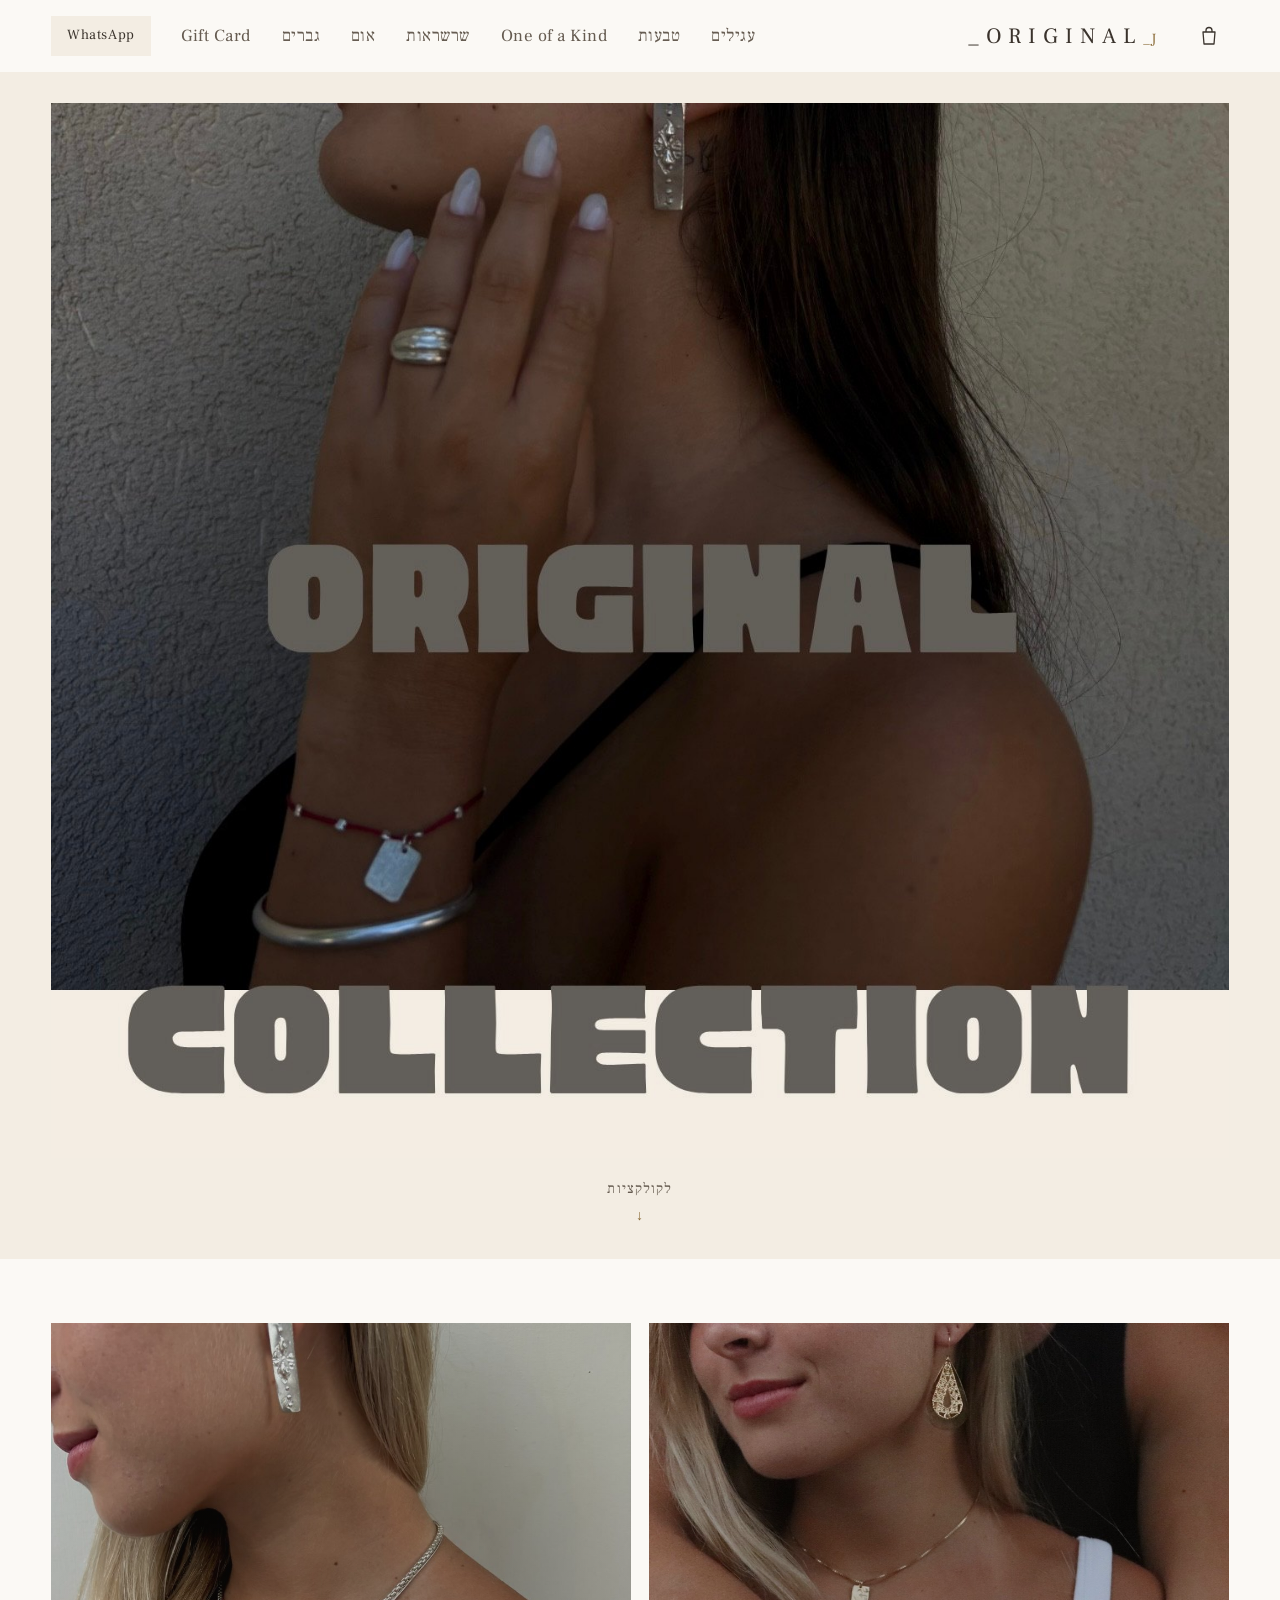
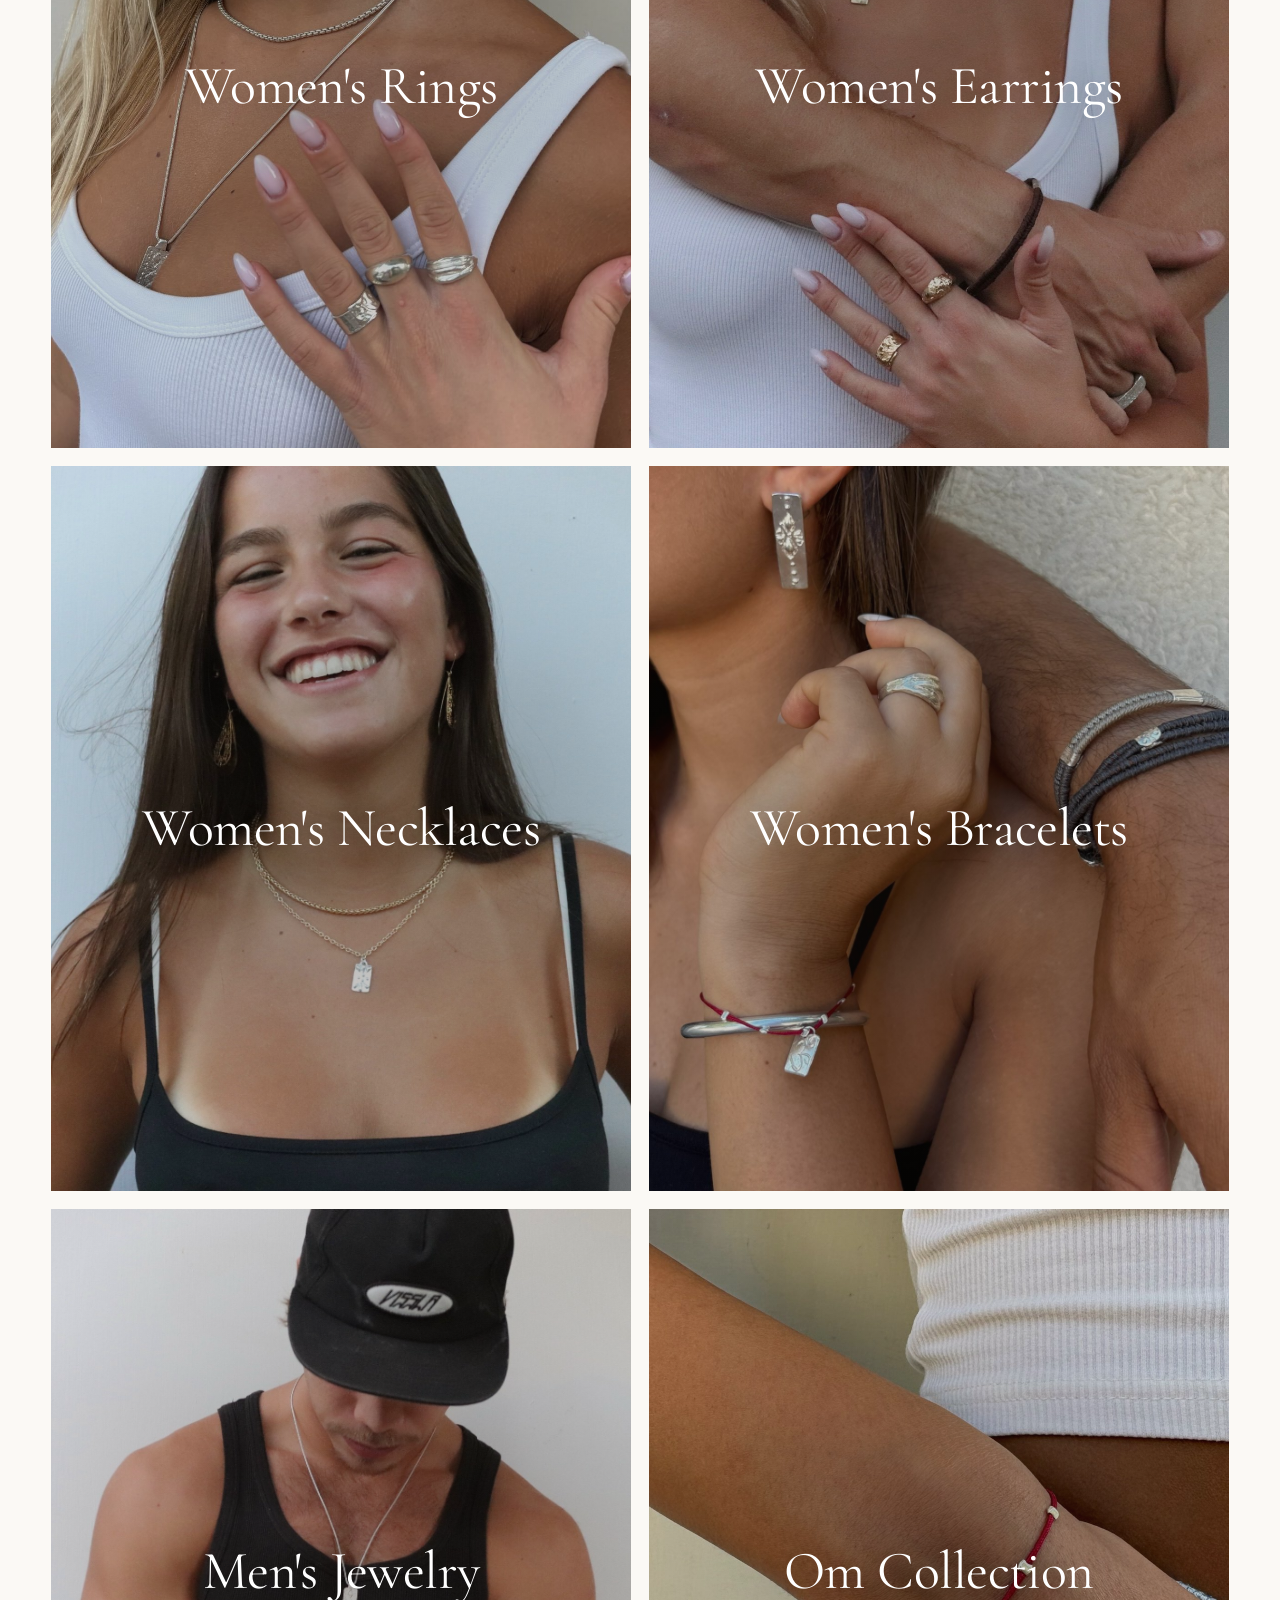
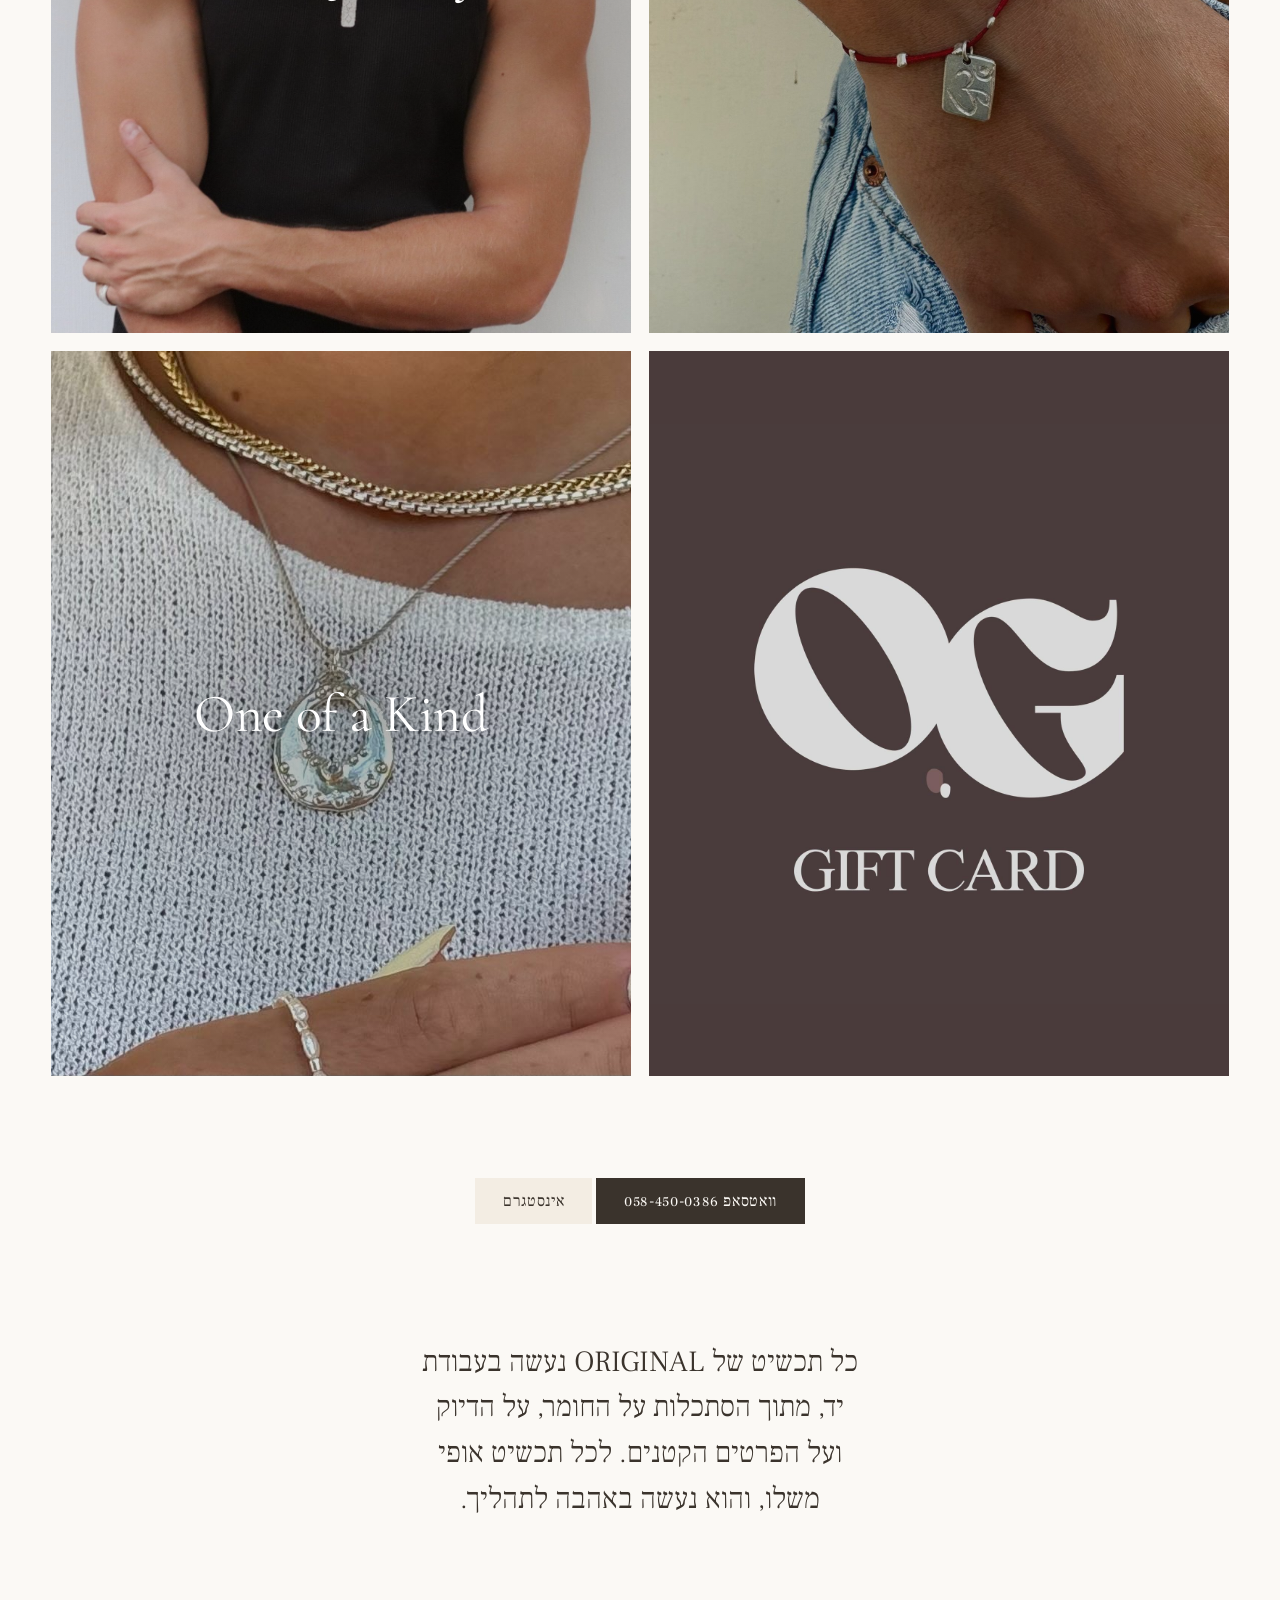
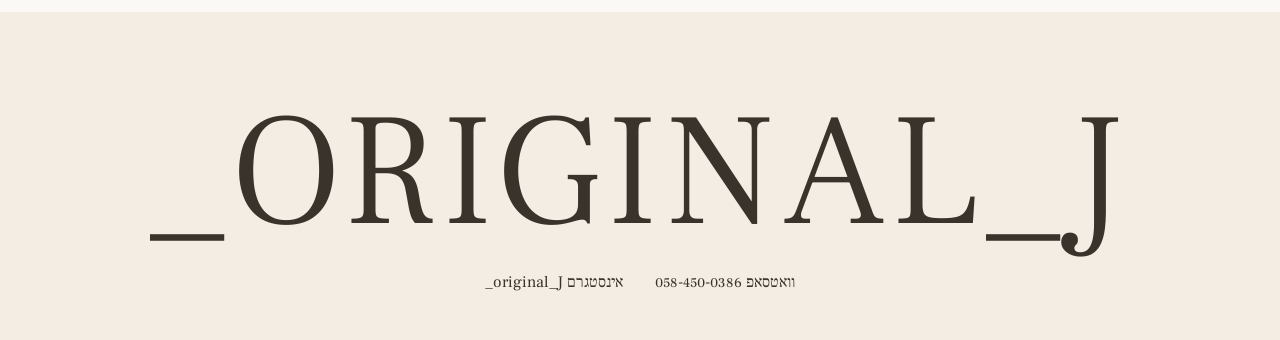
<file: index.html>
<!doctype html>
<html lang="he" dir="rtl">
<head>
  <meta charset="utf-8">
  <meta name="viewport" content="width=device-width, initial-scale=1">
  <title>תכשיטים בעבודת יד · original_j_</title>
  <meta name="description" content="תכשיטים בעבודת יד ובעיצוב אישי, לנשים ולגברים. כסף 925 וזהב 14K.">
  <link rel="preconnect" href="https://fonts.googleapis.com">
  <link rel="preconnect" href="https://fonts.gstatic.com" crossorigin>
  <link rel="stylesheet" href="https://fonts.googleapis.com/css2?family=Frank+Ruhl+Libre:wght@300;400;500&family=Cormorant+Garamond:ital,wght@0,300;0,400;1,300&display=swap">
  <link rel="stylesheet" href="css/site.css?v=202610181146">
</head>
<body data-page="home">
  <a class="skip" href="#main">דילוג לתוכן</a>

  <header class="bar">
    <div class="bar-inner">
      <button class="cart-btn" type="button" aria-label="סל הקניות" data-cart-open>
        <svg viewBox="0 0 24 24" aria-hidden="true"><path d="M6 8h12l-1 12H7L6 8z"/><path d="M9 8V6.5a3 3 0 0 1 6 0V8"/></svg>
        <span class="cart-count" data-cart-count hidden>0</span>
      </button>
      <a class="logo brand" href="index.html" aria-label="_original_J, דף הבית"><span class="brand-word">_ORIGINAL</span><span class="brand-tag">_J</span></a>
      <nav class="nav" aria-label="קטגוריות">
        <a href="earrings.html">עגילים</a>
        <a href="rings.html">טבעות</a>
        <a href="one-of-a-kind.html" dir="ltr">One of a Kind</a>
        <a href="necklaces.html">שרשראות</a>
        <a href="om.html">אום</a>
        <a href="men.html">גברים</a>
        <a href="gift-card.html" dir="ltr">Gift Card</a>
      </nav>
      <a class="wa-mini" data-wa target="_blank" rel="noopener">WhatsApp</a>
    </div>
  </header>

  <main id="main">
    <section class="opening" aria-label="_original_j">
      <div class="opening-frame">
        <div class="frame-img"><img src="images/hero.jpg" alt="ORIGINAL COLLECTION" data-fallback="התמונה הראשית" fetchpriority="high"></div>
      </div>
      <a class="scroll-cue" href="#collections"><span>לקולקציות</span><span class="arrow" aria-hidden="true">↓</span></a>
    </section>

    <section id="collections" class="collections" aria-label="הקולקציות">
      <div class="tiles" id="sheet"></div>
    </section>

    <section class="contact contact-plain" aria-label="יצירת קשר">
      <div class="cta-row">
        <a class="btn" data-wa target="_blank" rel="noopener"><span class="dot"></span>וואטסאפ 058-450-0386</a>
        <a class="btn btn-ghost" data-ig href="https://www.instagram.com/_original_j/" target="_blank" rel="noopener">אינסטגרם</a>
      </div>
    </section>
  </main>

  <section class="statement" aria-label="על ORIGINAL">
    <p>כל תכשיט של <span class="statement-brand">ORIGINAL</span> נעשה בעבודת יד, מתוך הסתכלות על החומר, על הדיוק ועל הפרטים הקטנים. לכל תכשיט אופי משלו, והוא נעשה באהבה לתהליך.</p>
  </section>

  <footer class="foot">
    <p class="foot-mark" aria-label="_ORIGINAL_J">_ORIGINAL_J</p>
    <div class="foot-links">
      <a data-wa target="_blank" rel="noopener">וואטסאפ 058-450-0386</a>
      <a data-ig href="https://www.instagram.com/_original_j/" target="_blank" rel="noopener">אינסטגרם <bdi dir="ltr" class="handle">_original_J</bdi></a>
    </div>
  </footer>

  <script src="js/catalog.js?v=202610181146"></script>
  <script src="js/prices.js?v=202610181146"></script>
  <script src="js/names.js?v=202610181146"></script>
  <script src="js/stock.js?v=202610181146"></script>
  <script src="js/shop.js?v=202610181146"></script>
  <script src="js/site.js?v=202610181146"></script>
</body>
</html>
</file>
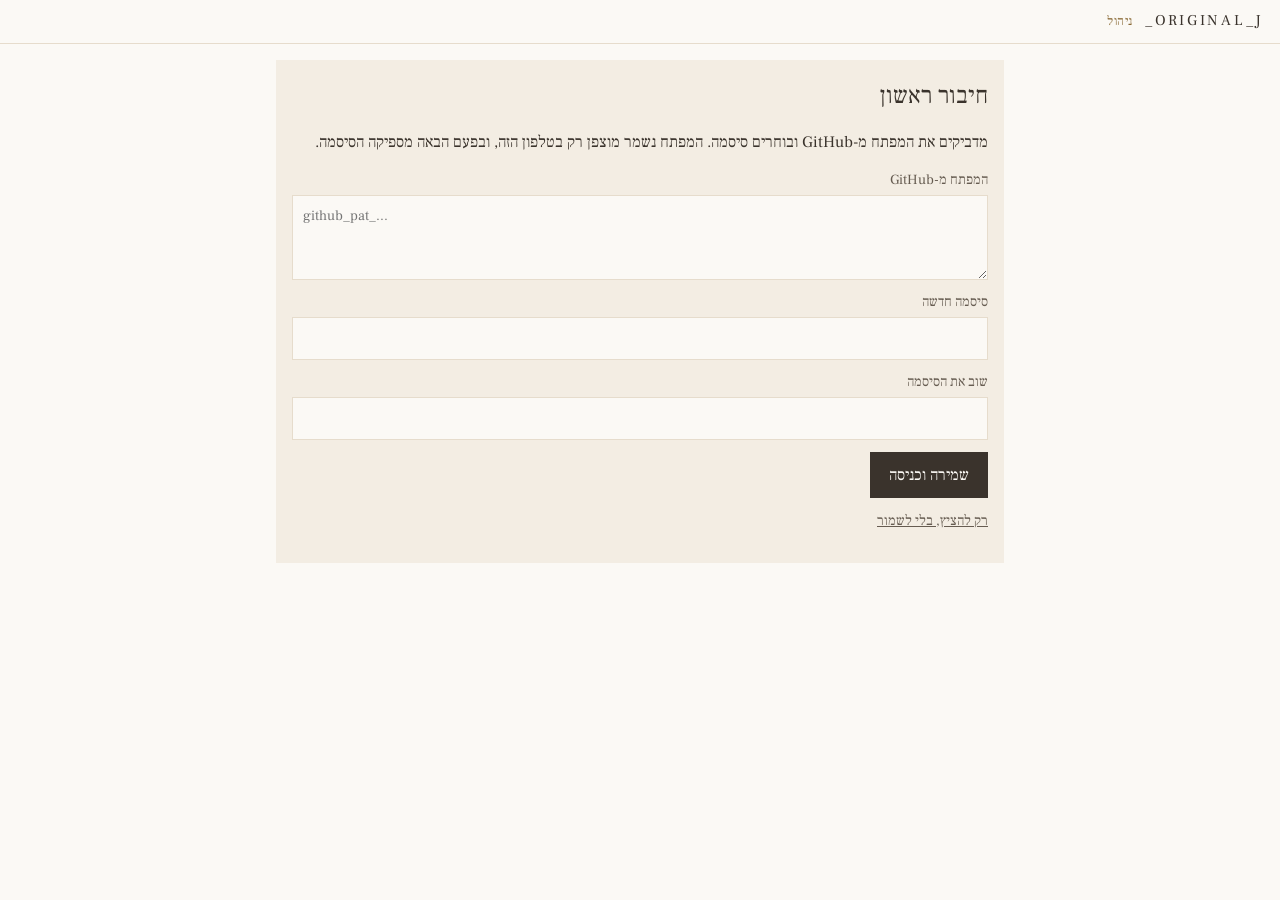
<file: admin.html>
<!doctype html>
<html lang="he" dir="rtl">
<head>
  <meta charset="utf-8">
  <meta name="viewport" content="width=device-width, initial-scale=1">
  <meta name="robots" content="noindex, nofollow">
  <title>ניהול · original_j_</title>
  <link rel="preconnect" href="https://fonts.googleapis.com">
  <link rel="preconnect" href="https://fonts.gstatic.com" crossorigin>
  <link rel="stylesheet" href="https://fonts.googleapis.com/css2?family=Frank+Ruhl+Libre:wght@300;400;500&family=Cormorant+Garamond:ital,wght@0,300;0,400;1,300&display=swap">
  <link rel="stylesheet" href="css/admin.css?v=202610181146">
</head>
<body>
  <header class="adm-bar">
    <span class="adm-brand"><bdi dir="ltr">_ORIGINAL_J</bdi> <small>ניהול</small></span>
    <span class="adm-status" id="status" role="status" aria-live="polite"></span>
    <button class="adm-save" id="save" type="button" hidden>שמירה ופרסום</button>
  </header>

  <main class="adm-main">
    <!-- First time on this phone: paste the GitHub key and choose a password -->
    <section class="adm-card" id="setup" hidden>
      <h1>חיבור ראשון</h1>
      <p>מדביקים את המפתח מ-GitHub ובוחרים סיסמה. המפתח נשמר מוצפן רק בטלפון הזה, ובפעם הבאה מספיקה הסיסמה.</p>
      <label>המפתח מ-GitHub<textarea id="setup-token" rows="3" dir="ltr" autocomplete="off" spellcheck="false" placeholder="github_pat_..."></textarea></label>
      <label>סיסמה חדשה<input id="setup-pass" type="password" autocomplete="new-password"></label>
      <label>שוב את הסיסמה<input id="setup-pass2" type="password" autocomplete="new-password"></label>
      <button class="adm-btn" id="setup-go" type="button">שמירה וכניסה</button>
      <p class="adm-small"><button class="adm-link" type="button" data-demo>רק להציץ, בלי לשמור</button></p>
    </section>

    <!-- Later visits: password only -->
    <section class="adm-card" id="login" hidden>
      <h1>כניסה לניהול</h1>
      <label>סיסמה<input id="login-pass" type="password" autocomplete="current-password"></label>
      <button class="adm-btn" id="login-go" type="button">כניסה</button>
      <p class="adm-small">
        <button class="adm-link" type="button" id="login-reset">שכחתי סיסמה / מפתח חדש</button> ·
        <button class="adm-link" type="button" data-demo>רק להציץ, בלי לשמור</button>
      </p>
    </section>

    <section id="editor" hidden>
      <p class="adm-hint" id="mode-note"></p>
      <input class="adm-search" id="search" type="search" placeholder="חיפוש לפי שם או קוד">
      <div id="cats"></div>
      <section class="adm-card" id="sets-card">
        <h2>הנחות סט</h2>
        <p class="adm-small">כשהלקוחה קונה את כל התכשיטים של הסט יחד, ההנחה יורדת לבד בסל. קודים מופרדים בפסיק, למשל E02, N02.</p>
        <div id="sets"></div>
        <button class="adm-btn ghost" id="set-add" type="button">+ הנחת סט חדשה</button>
      </section>
    </section>
  </main>

  <script src="js/admin.js?v=202610181146"></script>
</body>
</html>
</file>
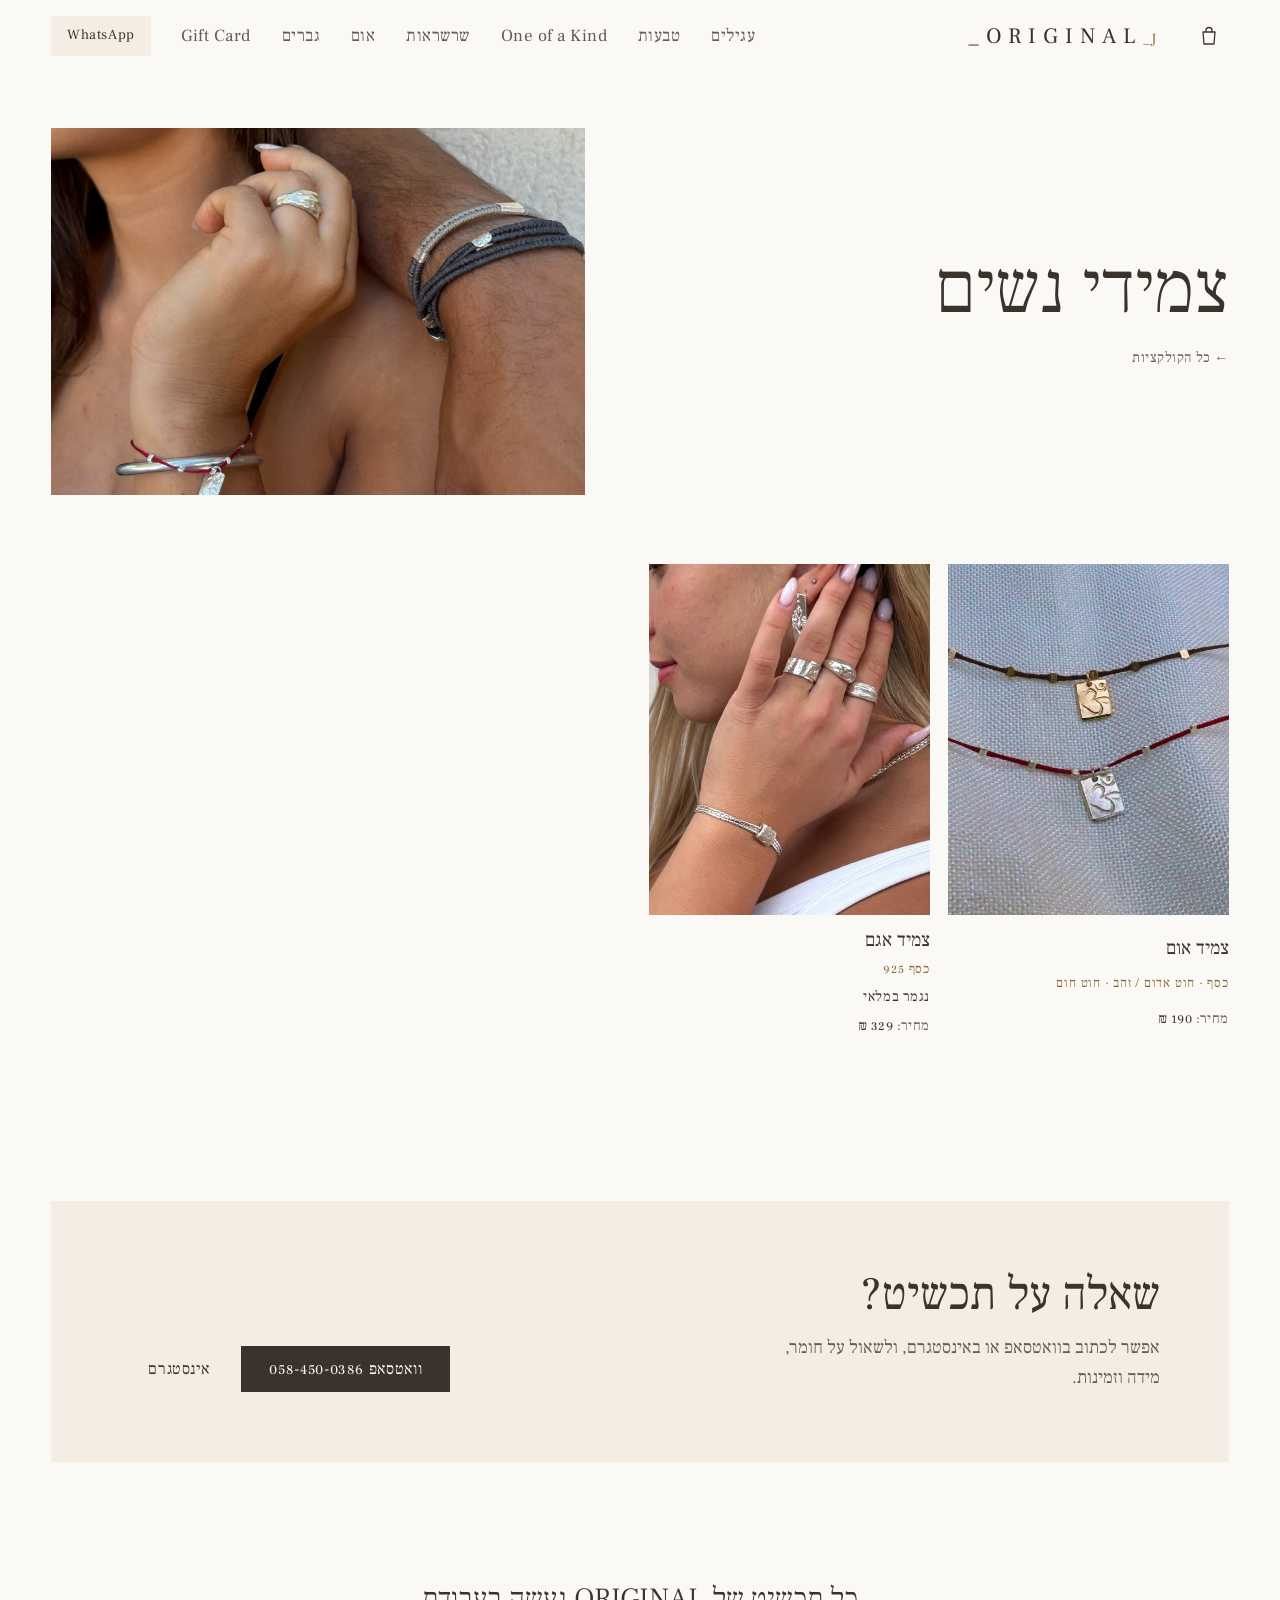
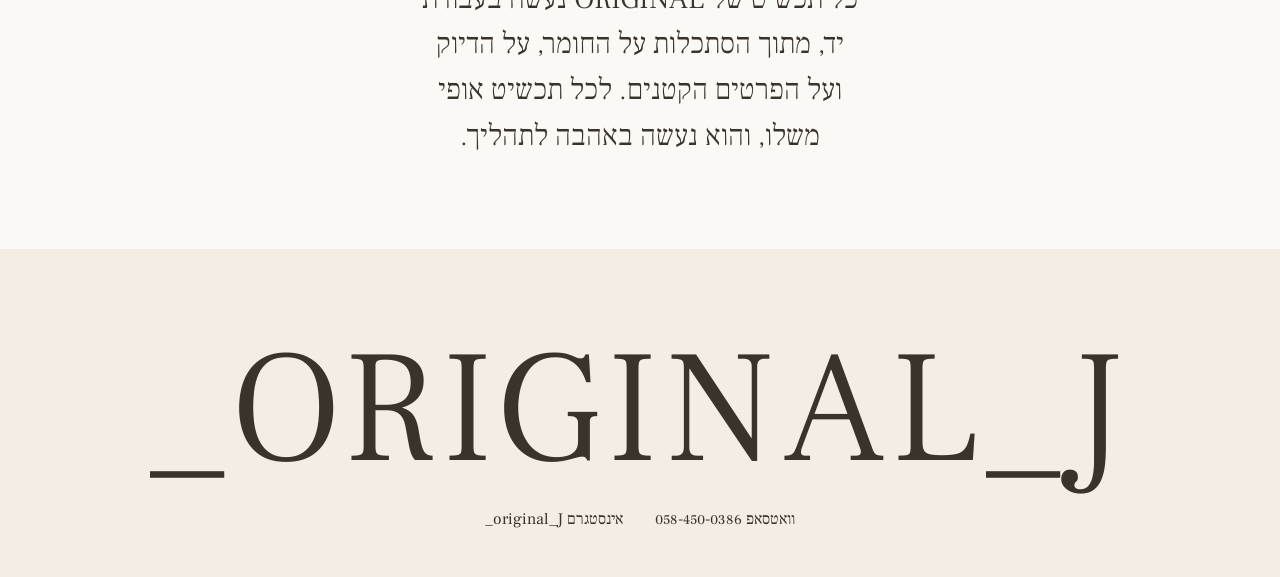
<file: bracelets.html>
<!doctype html>
<html lang="he" dir="rtl">
<head>
  <meta charset="utf-8">
  <meta name="viewport" content="width=device-width, initial-scale=1">
  <title>צמידי נשים · original_j_</title>
  <meta name="description" content="צמידי נשים בעבודת יד ובעיצוב אישי.">
  <link rel="preconnect" href="https://fonts.googleapis.com">
  <link rel="preconnect" href="https://fonts.gstatic.com" crossorigin>
  <link rel="stylesheet" href="https://fonts.googleapis.com/css2?family=Frank+Ruhl+Libre:wght@300;400;500&family=Cormorant+Garamond:ital,wght@0,300;0,400;1,300&display=swap">
  <link rel="stylesheet" href="css/site.css?v=202610181146">
</head>
<body data-page="bracelets">
  <a class="skip" href="#main">דילוג לתוכן</a>

  <header class="bar">
    <div class="bar-inner">
      <button class="cart-btn" type="button" aria-label="סל הקניות" data-cart-open>
        <svg viewBox="0 0 24 24" aria-hidden="true"><path d="M6 8h12l-1 12H7L6 8z"/><path d="M9 8V6.5a3 3 0 0 1 6 0V8"/></svg>
        <span class="cart-count" data-cart-count hidden>0</span>
      </button>
      <a class="logo brand" href="index.html" aria-label="_original_J, דף הבית"><span class="brand-word">_ORIGINAL</span><span class="brand-tag">_J</span></a>
      <nav class="nav" aria-label="קטגוריות">
        <a href="earrings.html">עגילים</a>
        <a href="rings.html">טבעות</a>
        <a href="one-of-a-kind.html" dir="ltr">One of a Kind</a>
        <a href="necklaces.html">שרשראות</a>
        <a href="om.html">אום</a>
        <a href="men.html">גברים</a>
        <a href="gift-card.html" dir="ltr">Gift Card</a>
      </nav>
      <a class="wa-mini" data-wa target="_blank" rel="noopener">WhatsApp</a>
    </div>
  </header>

  <main id="main">
    <section class="cat-hero">
      <div>
        <h1>צמידי נשים</h1>
        <a class="back" href="index.html">← כל הקולקציות</a>
      </div>
      <div class="cat-cover">
        <div class="edge edge-top"><span>ORIGINAL</span><span>BRACELETS</span></div>
        <div class="frame-img" style="view-transition-name: cover-bracelets"><img src="images/bracelets/cover.jpg" alt="צמידי נשים" data-fallback="תמונה ראשית" fetchpriority="high"></div>
        <div class="edge edge-bottom"><span>925 · 14K</span><span>00A</span></div>
      </div>
    </section>

    <div class="pieces" id="pieces"></div>

    <section class="contact" aria-labelledby="contact-title">
      <div>
        <h2 id="contact-title">שאלה על תכשיט?</h2>
        <p>אפשר לכתוב בוואטסאפ או באינסטגרם, ולשאול על חומר, מידה וזמינות.</p>
      </div>
      <div class="cta-row">
        <a class="btn" data-wa target="_blank" rel="noopener"><span class="dot"></span>וואטסאפ 058-450-0386</a>
        <a class="btn btn-ghost" data-ig href="https://www.instagram.com/_original_j/" target="_blank" rel="noopener">אינסטגרם</a>
      </div>
    </section>
  </main>

  <section class="statement" aria-label="על ORIGINAL">
    <p>כל תכשיט של <span class="statement-brand">ORIGINAL</span> נעשה בעבודת יד, מתוך הסתכלות על החומר, על הדיוק ועל הפרטים הקטנים. לכל תכשיט אופי משלו, והוא נעשה באהבה לתהליך.</p>
  </section>

  <footer class="foot">
    <p class="foot-mark" aria-label="_ORIGINAL_J">_ORIGINAL_J</p>
    <div class="foot-links">
      <a data-wa target="_blank" rel="noopener">וואטסאפ 058-450-0386</a>
      <a data-ig href="https://www.instagram.com/_original_j/" target="_blank" rel="noopener">אינסטגרם <bdi dir="ltr" class="handle">_original_J</bdi></a>
    </div>
  </footer>

  <script src="js/catalog.js?v=202610181146"></script>
  <script src="js/prices.js?v=202610181146"></script>
  <script src="js/names.js?v=202610181146"></script>
  <script src="js/stock.js?v=202610181146"></script>
  <script src="js/shop.js?v=202610181146"></script>
  <script src="js/site.js?v=202610181146"></script>
</body>
</html>
</file>
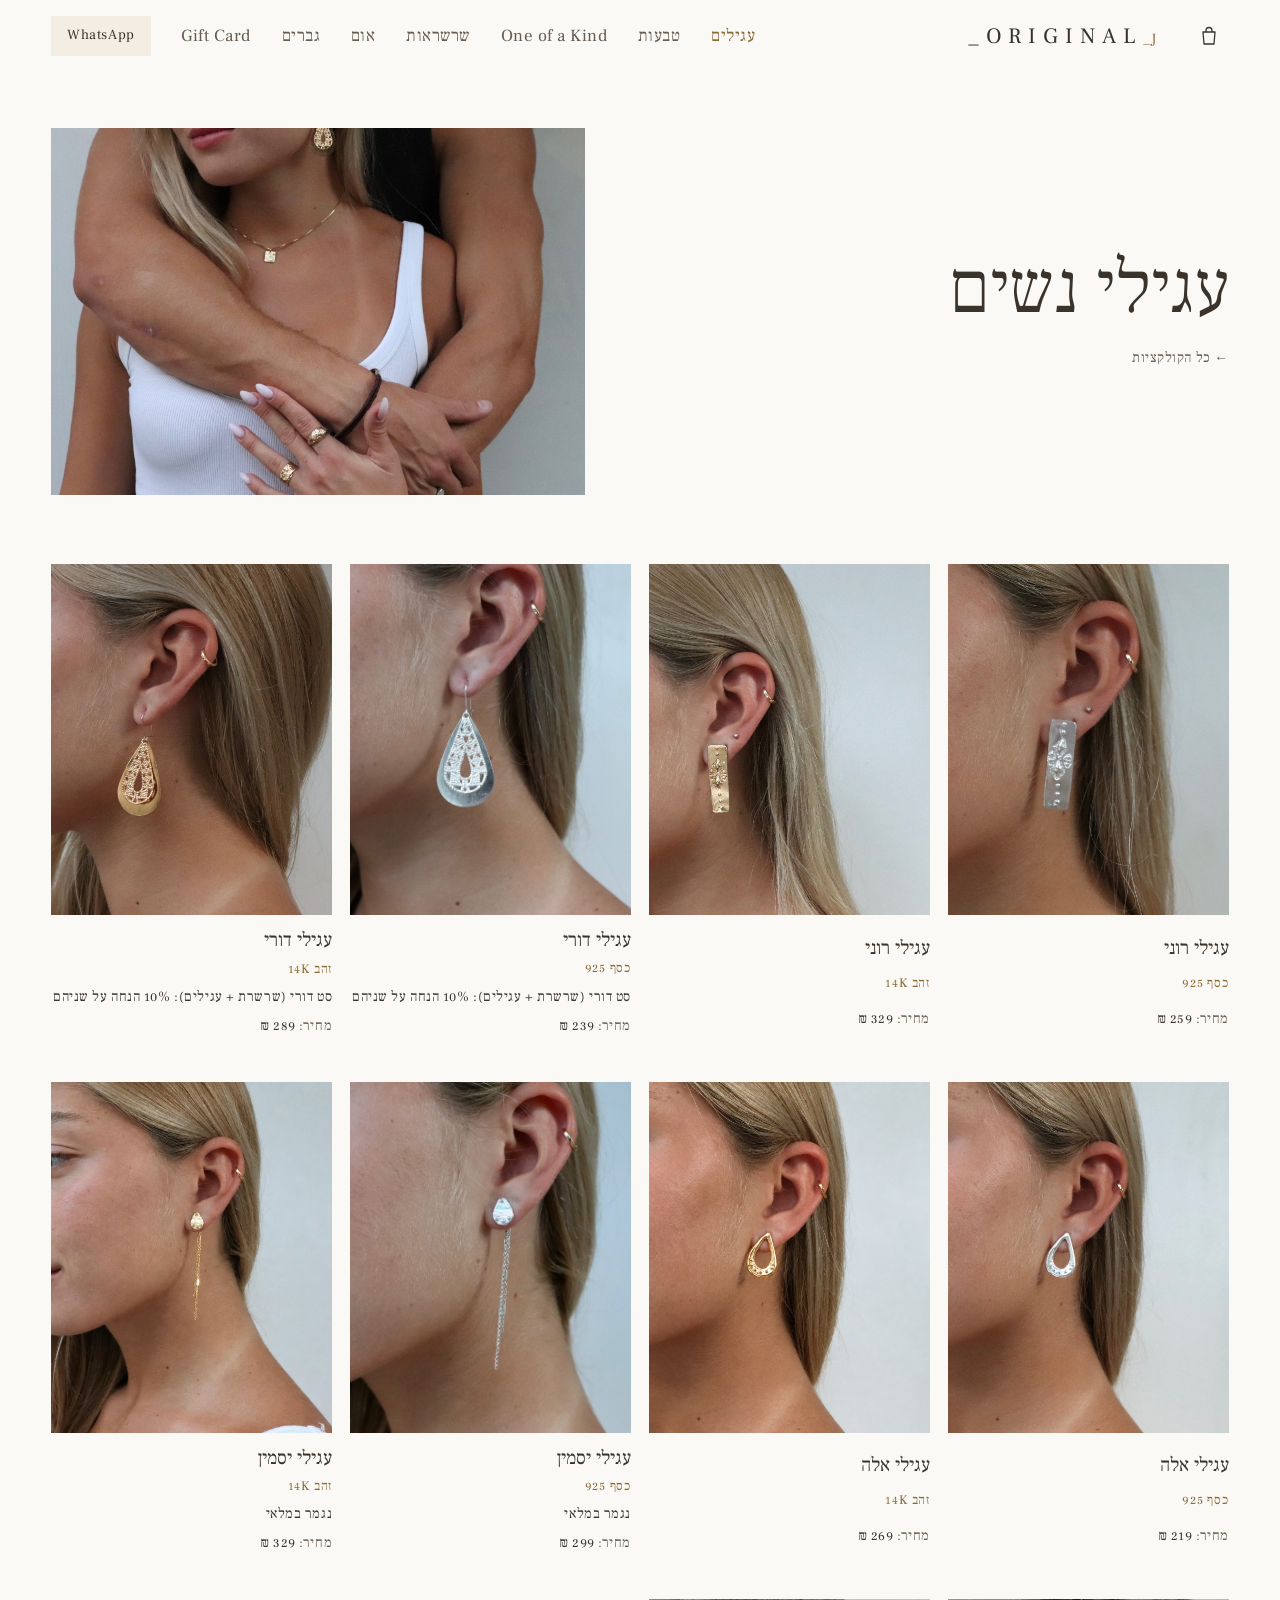
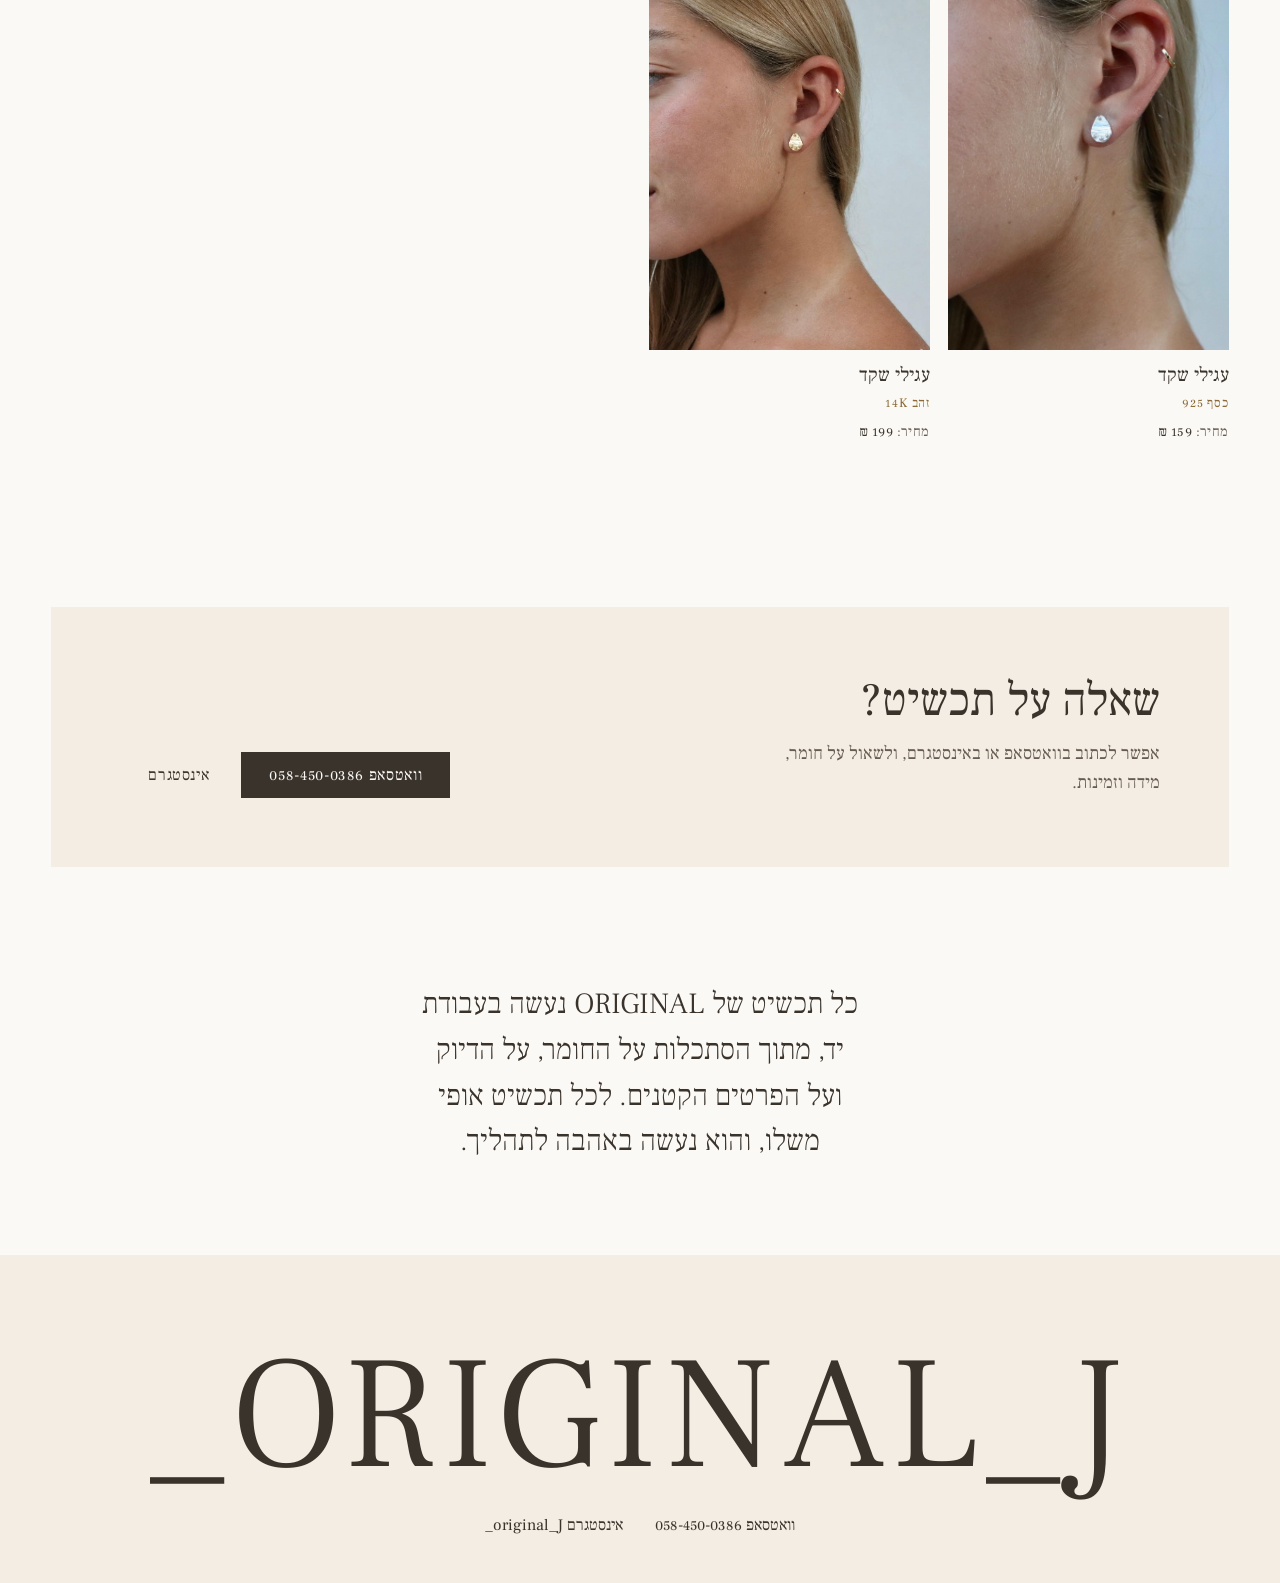
<file: earrings.html>
<!doctype html>
<html lang="he" dir="rtl">
<head>
  <meta charset="utf-8">
  <meta name="viewport" content="width=device-width, initial-scale=1">
  <title>עגילי נשים · original_j_</title>
  <meta name="description" content="עגילי נשים בעבודת יד ובעיצוב אישי.">
  <link rel="preconnect" href="https://fonts.googleapis.com">
  <link rel="preconnect" href="https://fonts.gstatic.com" crossorigin>
  <link rel="stylesheet" href="https://fonts.googleapis.com/css2?family=Frank+Ruhl+Libre:wght@300;400;500&family=Cormorant+Garamond:ital,wght@0,300;0,400;1,300&display=swap">
  <link rel="stylesheet" href="css/site.css?v=202610181146">
</head>
<body data-page="earrings">
  <a class="skip" href="#main">דילוג לתוכן</a>

  <header class="bar">
    <div class="bar-inner">
      <button class="cart-btn" type="button" aria-label="סל הקניות" data-cart-open>
        <svg viewBox="0 0 24 24" aria-hidden="true"><path d="M6 8h12l-1 12H7L6 8z"/><path d="M9 8V6.5a3 3 0 0 1 6 0V8"/></svg>
        <span class="cart-count" data-cart-count hidden>0</span>
      </button>
      <a class="logo brand" href="index.html" aria-label="_original_J, דף הבית"><span class="brand-word">_ORIGINAL</span><span class="brand-tag">_J</span></a>
      <nav class="nav" aria-label="קטגוריות">
        <a href="earrings.html" aria-current="page">עגילים</a>
        <a href="rings.html">טבעות</a>
        <a href="one-of-a-kind.html" dir="ltr">One of a Kind</a>
        <a href="necklaces.html">שרשראות</a>
        <a href="om.html">אום</a>
        <a href="men.html">גברים</a>
        <a href="gift-card.html" dir="ltr">Gift Card</a>
      </nav>
      <a class="wa-mini" data-wa target="_blank" rel="noopener">WhatsApp</a>
    </div>
  </header>

  <main id="main">
    <section class="cat-hero">
      <div>
        <h1>עגילי נשים</h1>
        <a class="back" href="index.html">← כל הקולקציות</a>
      </div>
      <div class="cat-cover">
        <div class="edge edge-top"><span>ORIGINAL</span><span>EARRINGS</span></div>
        <div class="frame-img" style="view-transition-name: cover-earrings"><img src="images/earrings/cover.jpg" alt="עגילי נשים" data-fallback="תמונה ראשית" fetchpriority="high"></div>
        <div class="edge edge-bottom"><span>925 · 14K</span><span>00A</span></div>
      </div>
    </section>

    <div class="pieces" id="pieces"></div>

    <section class="contact" aria-labelledby="contact-title">
      <div>
        <h2 id="contact-title">שאלה על תכשיט?</h2>
        <p>אפשר לכתוב בוואטסאפ או באינסטגרם, ולשאול על חומר, מידה וזמינות.</p>
      </div>
      <div class="cta-row">
        <a class="btn" data-wa target="_blank" rel="noopener"><span class="dot"></span>וואטסאפ 058-450-0386</a>
        <a class="btn btn-ghost" data-ig href="https://www.instagram.com/_original_j/" target="_blank" rel="noopener">אינסטגרם</a>
      </div>
    </section>
  </main>

  <section class="statement" aria-label="על ORIGINAL">
    <p>כל תכשיט של <span class="statement-brand">ORIGINAL</span> נעשה בעבודת יד, מתוך הסתכלות על החומר, על הדיוק ועל הפרטים הקטנים. לכל תכשיט אופי משלו, והוא נעשה באהבה לתהליך.</p>
  </section>

  <footer class="foot">
    <p class="foot-mark" aria-label="_ORIGINAL_J">_ORIGINAL_J</p>
    <div class="foot-links">
      <a data-wa target="_blank" rel="noopener">וואטסאפ 058-450-0386</a>
      <a data-ig href="https://www.instagram.com/_original_j/" target="_blank" rel="noopener">אינסטגרם <bdi dir="ltr" class="handle">_original_J</bdi></a>
    </div>
  </footer>

  <script src="js/catalog.js?v=202610181146"></script>
  <script src="js/prices.js?v=202610181146"></script>
  <script src="js/names.js?v=202610181146"></script>
  <script src="js/stock.js?v=202610181146"></script>
  <script src="js/shop.js?v=202610181146"></script>
  <script src="js/site.js?v=202610181146"></script>
</body>
</html>
</file>
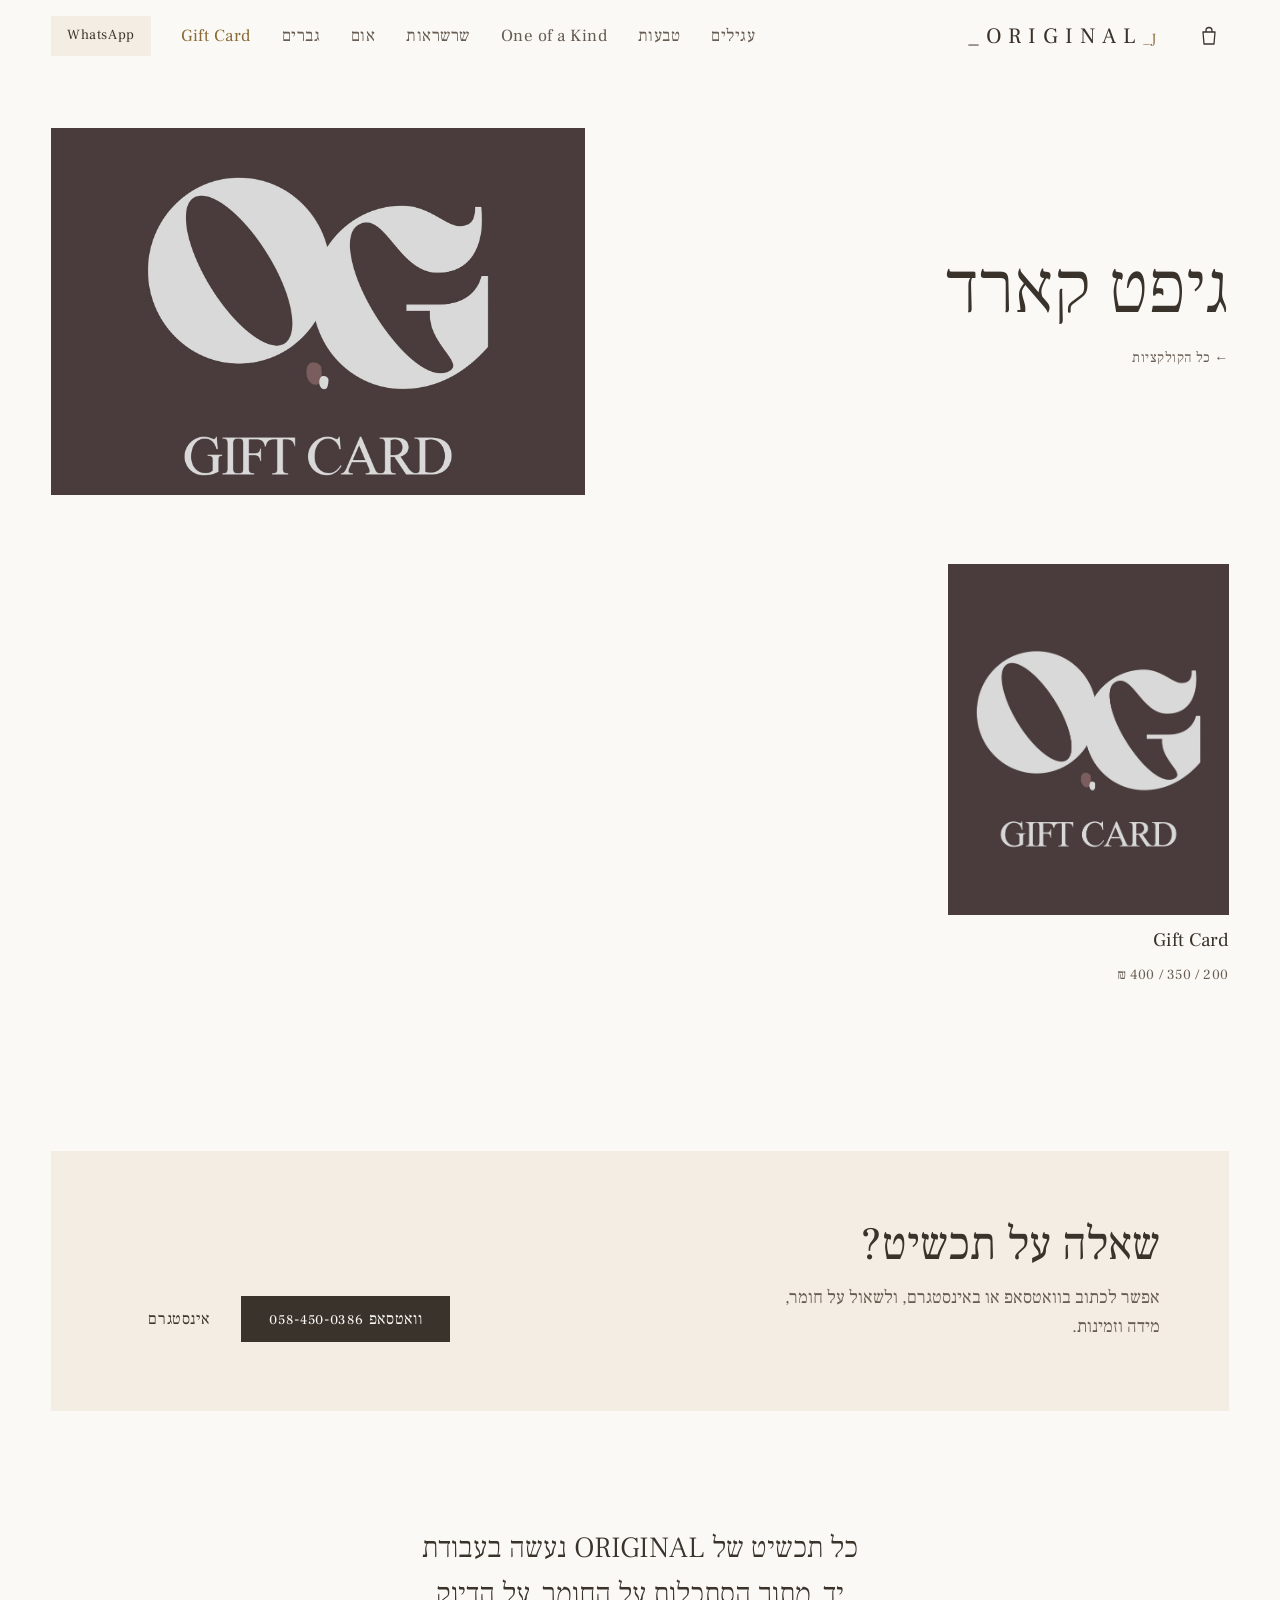
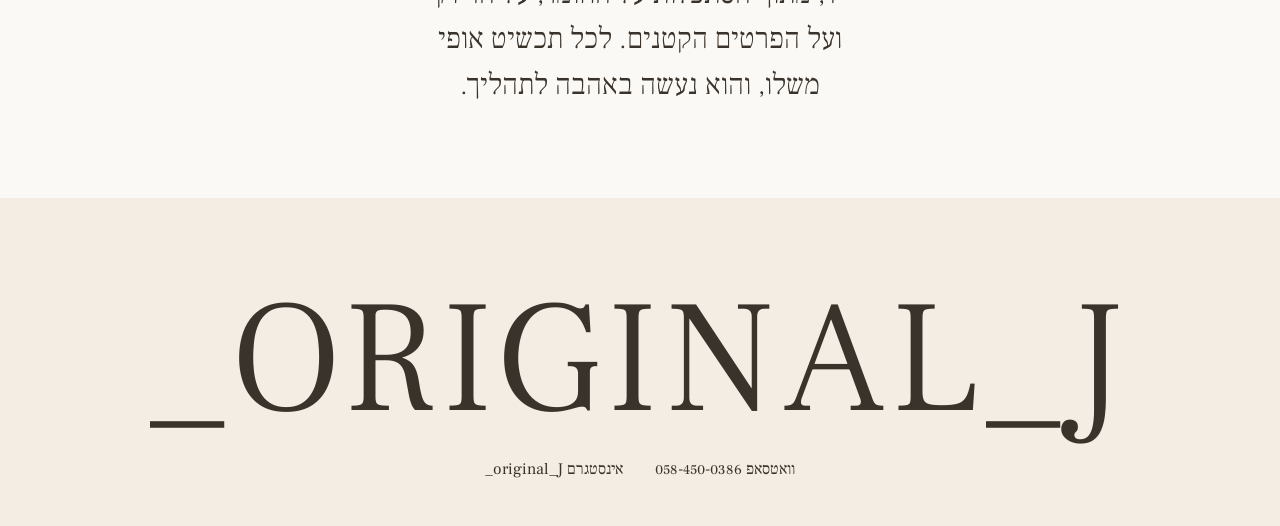
<file: gift-card.html>
<!doctype html>
<html lang="he" dir="rtl">
<head>
  <meta charset="utf-8">
  <meta name="viewport" content="width=device-width, initial-scale=1">
  <title>גיפט קארד · original_j_</title>
  <meta name="description" content="גיפט קארד בעבודת יד ובעיצוב אישי.">
  <link rel="preconnect" href="https://fonts.googleapis.com">
  <link rel="preconnect" href="https://fonts.gstatic.com" crossorigin>
  <link rel="stylesheet" href="https://fonts.googleapis.com/css2?family=Frank+Ruhl+Libre:wght@300;400;500&family=Cormorant+Garamond:ital,wght@0,300;0,400;1,300&display=swap">
  <link rel="stylesheet" href="css/site.css?v=202610181146">
</head>
<body data-page="gift">
  <a class="skip" href="#main">דילוג לתוכן</a>

  <header class="bar">
    <div class="bar-inner">
      <button class="cart-btn" type="button" aria-label="סל הקניות" data-cart-open>
        <svg viewBox="0 0 24 24" aria-hidden="true"><path d="M6 8h12l-1 12H7L6 8z"/><path d="M9 8V6.5a3 3 0 0 1 6 0V8"/></svg>
        <span class="cart-count" data-cart-count hidden>0</span>
      </button>
      <a class="logo brand" href="index.html" aria-label="_original_J, דף הבית"><span class="brand-word">_ORIGINAL</span><span class="brand-tag">_J</span></a>
      <nav class="nav" aria-label="קטגוריות">
        <a href="earrings.html">עגילים</a>
        <a href="rings.html">טבעות</a>
        <a href="one-of-a-kind.html" dir="ltr">One of a Kind</a>
        <a href="necklaces.html">שרשראות</a>
        <a href="om.html">אום</a>
        <a href="men.html">גברים</a>
        <a href="gift-card.html" aria-current="page" dir="ltr">Gift Card</a>
      </nav>
      <a class="wa-mini" data-wa target="_blank" rel="noopener">WhatsApp</a>
    </div>
  </header>

  <main id="main">
    <section class="cat-hero">
      <div>
        <h1>גיפט קארד</h1>
        <a class="back" href="index.html">← כל הקולקציות</a>
      </div>
      <div class="cat-cover">
        <div class="edge edge-top"><span>ORIGINAL</span><span>GIFT CARD</span></div>
        <div class="frame-img" style="view-transition-name: cover-gift"><img src="images/gift/gift-card.jpg" alt="גיפט קארד" data-fallback="תמונה ראשית" fetchpriority="high"></div>
        <div class="edge edge-bottom"><span>925 · 14K</span><span>00A</span></div>
      </div>
    </section>

    <div class="pieces" id="pieces"></div>

    <section class="contact" aria-labelledby="contact-title">
      <div>
        <h2 id="contact-title">שאלה על תכשיט?</h2>
        <p>אפשר לכתוב בוואטסאפ או באינסטגרם, ולשאול על חומר, מידה וזמינות.</p>
      </div>
      <div class="cta-row">
        <a class="btn" data-wa target="_blank" rel="noopener"><span class="dot"></span>וואטסאפ 058-450-0386</a>
        <a class="btn btn-ghost" data-ig href="https://www.instagram.com/_original_j/" target="_blank" rel="noopener">אינסטגרם</a>
      </div>
    </section>
  </main>

  <section class="statement" aria-label="על ORIGINAL">
    <p>כל תכשיט של <span class="statement-brand">ORIGINAL</span> נעשה בעבודת יד, מתוך הסתכלות על החומר, על הדיוק ועל הפרטים הקטנים. לכל תכשיט אופי משלו, והוא נעשה באהבה לתהליך.</p>
  </section>

  <footer class="foot">
    <p class="foot-mark" aria-label="_ORIGINAL_J">_ORIGINAL_J</p>
    <div class="foot-links">
      <a data-wa target="_blank" rel="noopener">וואטסאפ 058-450-0386</a>
      <a data-ig href="https://www.instagram.com/_original_j/" target="_blank" rel="noopener">אינסטגרם <bdi dir="ltr" class="handle">_original_J</bdi></a>
    </div>
  </footer>

  <script src="js/catalog.js?v=202610181146"></script>
  <script src="js/prices.js?v=202610181146"></script>
  <script src="js/names.js?v=202610181146"></script>
  <script src="js/stock.js?v=202610181146"></script>
  <script src="js/shop.js?v=202610181146"></script>
  <script src="js/site.js?v=202610181146"></script>
</body>
</html>
</file>
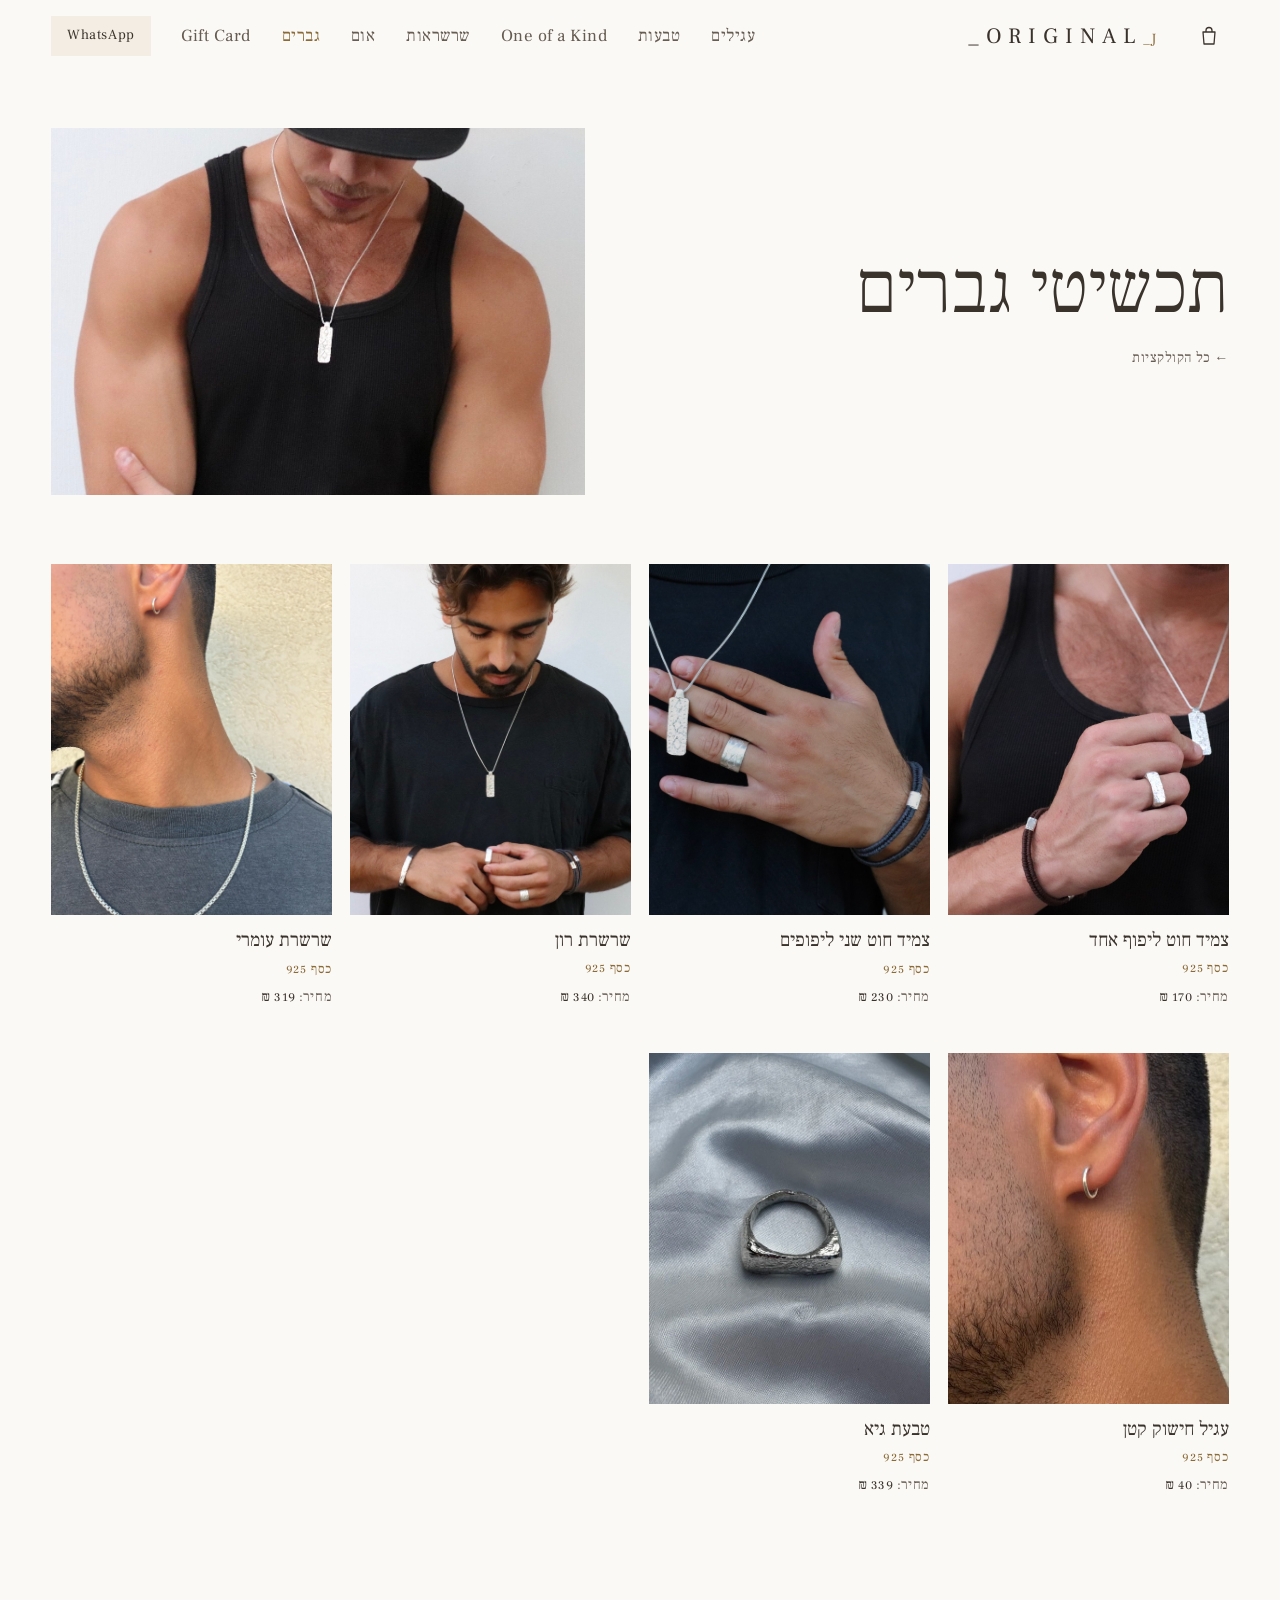
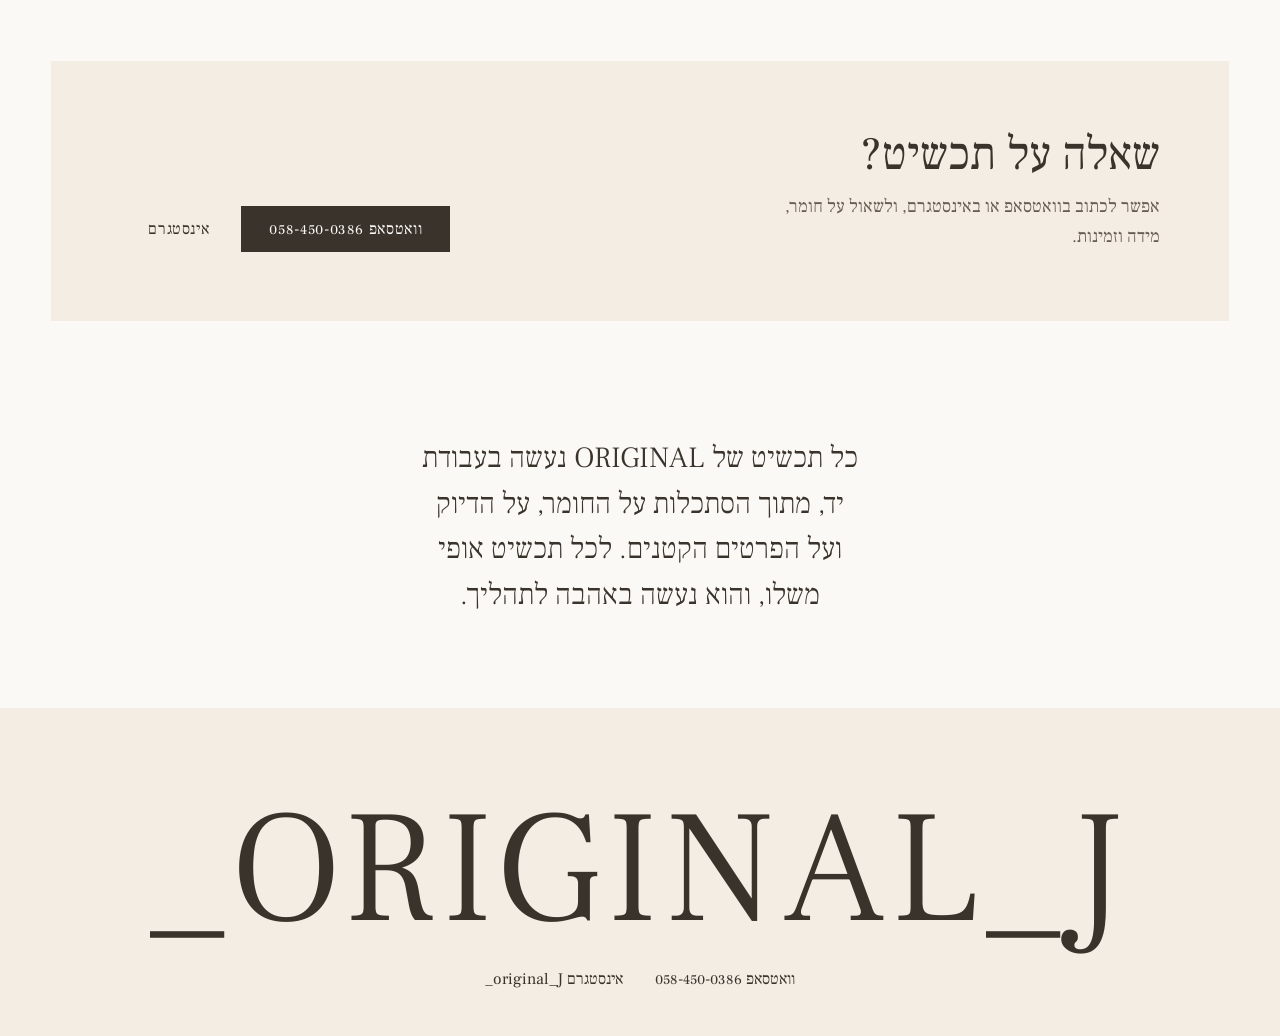
<file: men.html>
<!doctype html>
<html lang="he" dir="rtl">
<head>
  <meta charset="utf-8">
  <meta name="viewport" content="width=device-width, initial-scale=1">
  <title>תכשיטי גברים · original_j_</title>
  <meta name="description" content="תכשיטי גברים בעבודת יד ובעיצוב אישי.">
  <link rel="preconnect" href="https://fonts.googleapis.com">
  <link rel="preconnect" href="https://fonts.gstatic.com" crossorigin>
  <link rel="stylesheet" href="https://fonts.googleapis.com/css2?family=Frank+Ruhl+Libre:wght@300;400;500&family=Cormorant+Garamond:ital,wght@0,300;0,400;1,300&display=swap">
  <link rel="stylesheet" href="css/site.css?v=202610181146">
</head>
<body data-page="men">
  <a class="skip" href="#main">דילוג לתוכן</a>

  <header class="bar">
    <div class="bar-inner">
      <button class="cart-btn" type="button" aria-label="סל הקניות" data-cart-open>
        <svg viewBox="0 0 24 24" aria-hidden="true"><path d="M6 8h12l-1 12H7L6 8z"/><path d="M9 8V6.5a3 3 0 0 1 6 0V8"/></svg>
        <span class="cart-count" data-cart-count hidden>0</span>
      </button>
      <a class="logo brand" href="index.html" aria-label="_original_J, דף הבית"><span class="brand-word">_ORIGINAL</span><span class="brand-tag">_J</span></a>
      <nav class="nav" aria-label="קטגוריות">
        <a href="earrings.html">עגילים</a>
        <a href="rings.html">טבעות</a>
        <a href="one-of-a-kind.html" dir="ltr">One of a Kind</a>
        <a href="necklaces.html">שרשראות</a>
        <a href="om.html">אום</a>
        <a href="men.html" aria-current="page">גברים</a>
        <a href="gift-card.html" dir="ltr">Gift Card</a>
      </nav>
      <a class="wa-mini" data-wa target="_blank" rel="noopener">WhatsApp</a>
    </div>
  </header>

  <main id="main">
    <section class="cat-hero">
      <div>
        <h1>תכשיטי גברים</h1>
        <a class="back" href="index.html">← כל הקולקציות</a>
      </div>
      <div class="cat-cover">
        <div class="edge edge-top"><span>ORIGINAL</span><span>MEN</span></div>
        <div class="frame-img" style="view-transition-name: cover-men"><img src="images/men/cover.jpg" alt="תכשיטי גברים" data-fallback="תמונה ראשית" fetchpriority="high"></div>
        <div class="edge edge-bottom"><span>925 · 14K</span><span>00A</span></div>
      </div>
    </section>

    <div class="pieces" id="pieces"></div>

    <section class="contact" aria-labelledby="contact-title">
      <div>
        <h2 id="contact-title">שאלה על תכשיט?</h2>
        <p>אפשר לכתוב בוואטסאפ או באינסטגרם, ולשאול על חומר, מידה וזמינות.</p>
      </div>
      <div class="cta-row">
        <a class="btn" data-wa target="_blank" rel="noopener"><span class="dot"></span>וואטסאפ 058-450-0386</a>
        <a class="btn btn-ghost" data-ig href="https://www.instagram.com/_original_j/" target="_blank" rel="noopener">אינסטגרם</a>
      </div>
    </section>
  </main>

  <section class="statement" aria-label="על ORIGINAL">
    <p>כל תכשיט של <span class="statement-brand">ORIGINAL</span> נעשה בעבודת יד, מתוך הסתכלות על החומר, על הדיוק ועל הפרטים הקטנים. לכל תכשיט אופי משלו, והוא נעשה באהבה לתהליך.</p>
  </section>

  <footer class="foot">
    <p class="foot-mark" aria-label="_ORIGINAL_J">_ORIGINAL_J</p>
    <div class="foot-links">
      <a data-wa target="_blank" rel="noopener">וואטסאפ 058-450-0386</a>
      <a data-ig href="https://www.instagram.com/_original_j/" target="_blank" rel="noopener">אינסטגרם <bdi dir="ltr" class="handle">_original_J</bdi></a>
    </div>
  </footer>

  <script src="js/catalog.js?v=202610181146"></script>
  <script src="js/prices.js?v=202610181146"></script>
  <script src="js/names.js?v=202610181146"></script>
  <script src="js/stock.js?v=202610181146"></script>
  <script src="js/shop.js?v=202610181146"></script>
  <script src="js/site.js?v=202610181146"></script>
</body>
</html>
</file>
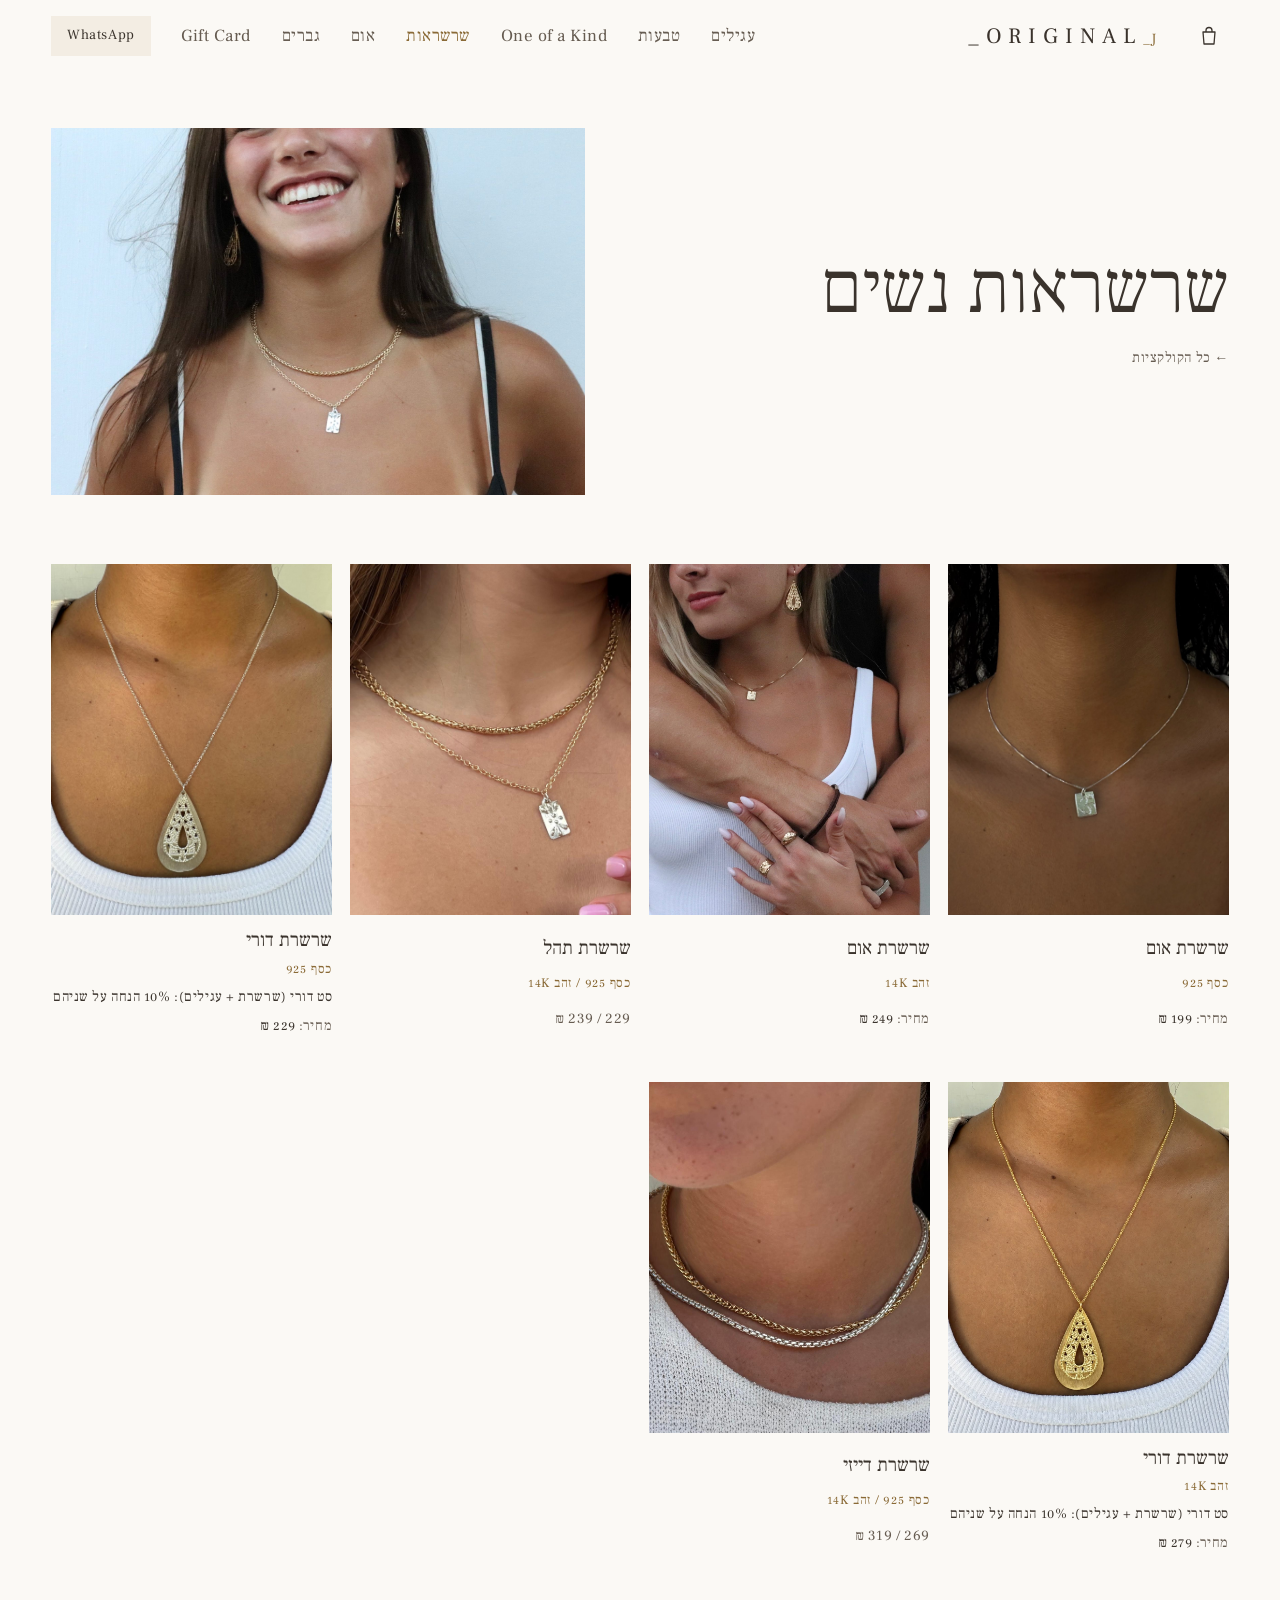
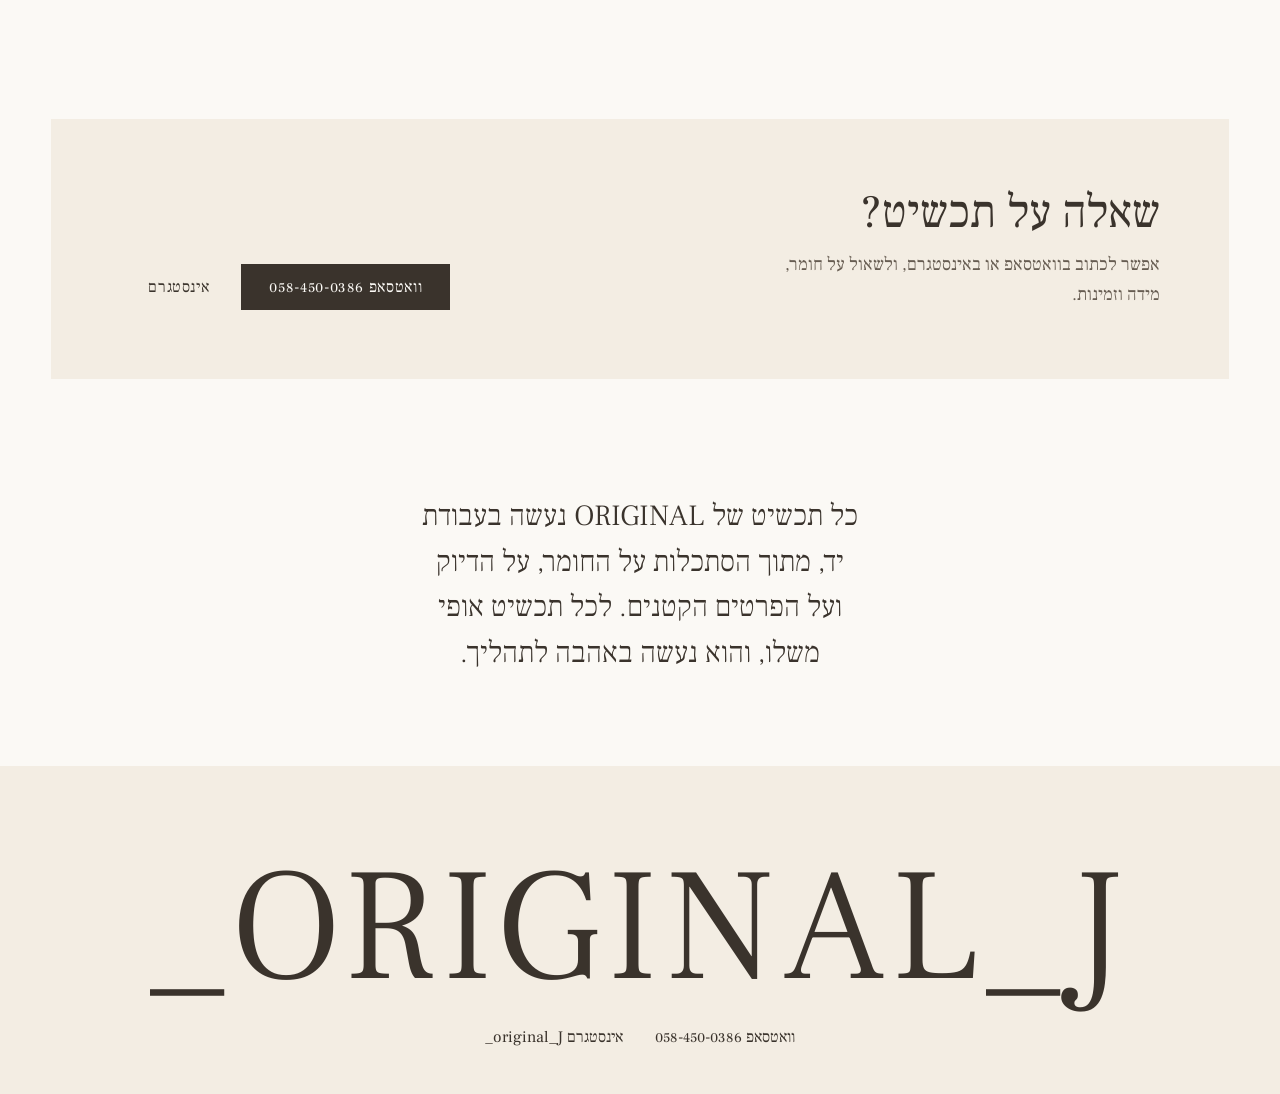
<file: necklaces.html>
<!doctype html>
<html lang="he" dir="rtl">
<head>
  <meta charset="utf-8">
  <meta name="viewport" content="width=device-width, initial-scale=1">
  <title>שרשראות נשים · original_j_</title>
  <meta name="description" content="שרשראות נשים בעבודת יד ובעיצוב אישי.">
  <link rel="preconnect" href="https://fonts.googleapis.com">
  <link rel="preconnect" href="https://fonts.gstatic.com" crossorigin>
  <link rel="stylesheet" href="https://fonts.googleapis.com/css2?family=Frank+Ruhl+Libre:wght@300;400;500&family=Cormorant+Garamond:ital,wght@0,300;0,400;1,300&display=swap">
  <link rel="stylesheet" href="css/site.css?v=202610181146">
</head>
<body data-page="necklaces">
  <a class="skip" href="#main">דילוג לתוכן</a>

  <header class="bar">
    <div class="bar-inner">
      <button class="cart-btn" type="button" aria-label="סל הקניות" data-cart-open>
        <svg viewBox="0 0 24 24" aria-hidden="true"><path d="M6 8h12l-1 12H7L6 8z"/><path d="M9 8V6.5a3 3 0 0 1 6 0V8"/></svg>
        <span class="cart-count" data-cart-count hidden>0</span>
      </button>
      <a class="logo brand" href="index.html" aria-label="_original_J, דף הבית"><span class="brand-word">_ORIGINAL</span><span class="brand-tag">_J</span></a>
      <nav class="nav" aria-label="קטגוריות">
        <a href="earrings.html">עגילים</a>
        <a href="rings.html">טבעות</a>
        <a href="one-of-a-kind.html" dir="ltr">One of a Kind</a>
        <a href="necklaces.html" aria-current="page">שרשראות</a>
        <a href="om.html">אום</a>
        <a href="men.html">גברים</a>
        <a href="gift-card.html" dir="ltr">Gift Card</a>
      </nav>
      <a class="wa-mini" data-wa target="_blank" rel="noopener">WhatsApp</a>
    </div>
  </header>

  <main id="main">
    <section class="cat-hero">
      <div>
        <h1>שרשראות נשים</h1>
        <a class="back" href="index.html">← כל הקולקציות</a>
      </div>
      <div class="cat-cover">
        <div class="edge edge-top"><span>ORIGINAL</span><span>NECKLACES</span></div>
        <div class="frame-img" style="view-transition-name: cover-necklaces"><img src="images/necklaces/cover.jpg" alt="שרשראות נשים" data-fallback="תמונה ראשית" fetchpriority="high"></div>
        <div class="edge edge-bottom"><span>925 · 14K</span><span>00A</span></div>
      </div>
    </section>

    <div class="pieces" id="pieces"></div>

    <section class="contact" aria-labelledby="contact-title">
      <div>
        <h2 id="contact-title">שאלה על תכשיט?</h2>
        <p>אפשר לכתוב בוואטסאפ או באינסטגרם, ולשאול על חומר, מידה וזמינות.</p>
      </div>
      <div class="cta-row">
        <a class="btn" data-wa target="_blank" rel="noopener"><span class="dot"></span>וואטסאפ 058-450-0386</a>
        <a class="btn btn-ghost" data-ig href="https://www.instagram.com/_original_j/" target="_blank" rel="noopener">אינסטגרם</a>
      </div>
    </section>
  </main>

  <section class="statement" aria-label="על ORIGINAL">
    <p>כל תכשיט של <span class="statement-brand">ORIGINAL</span> נעשה בעבודת יד, מתוך הסתכלות על החומר, על הדיוק ועל הפרטים הקטנים. לכל תכשיט אופי משלו, והוא נעשה באהבה לתהליך.</p>
  </section>

  <footer class="foot">
    <p class="foot-mark" aria-label="_ORIGINAL_J">_ORIGINAL_J</p>
    <div class="foot-links">
      <a data-wa target="_blank" rel="noopener">וואטסאפ 058-450-0386</a>
      <a data-ig href="https://www.instagram.com/_original_j/" target="_blank" rel="noopener">אינסטגרם <bdi dir="ltr" class="handle">_original_J</bdi></a>
    </div>
  </footer>

  <script src="js/catalog.js?v=202610181146"></script>
  <script src="js/prices.js?v=202610181146"></script>
  <script src="js/names.js?v=202610181146"></script>
  <script src="js/stock.js?v=202610181146"></script>
  <script src="js/shop.js?v=202610181146"></script>
  <script src="js/site.js?v=202610181146"></script>
</body>
</html>
</file>
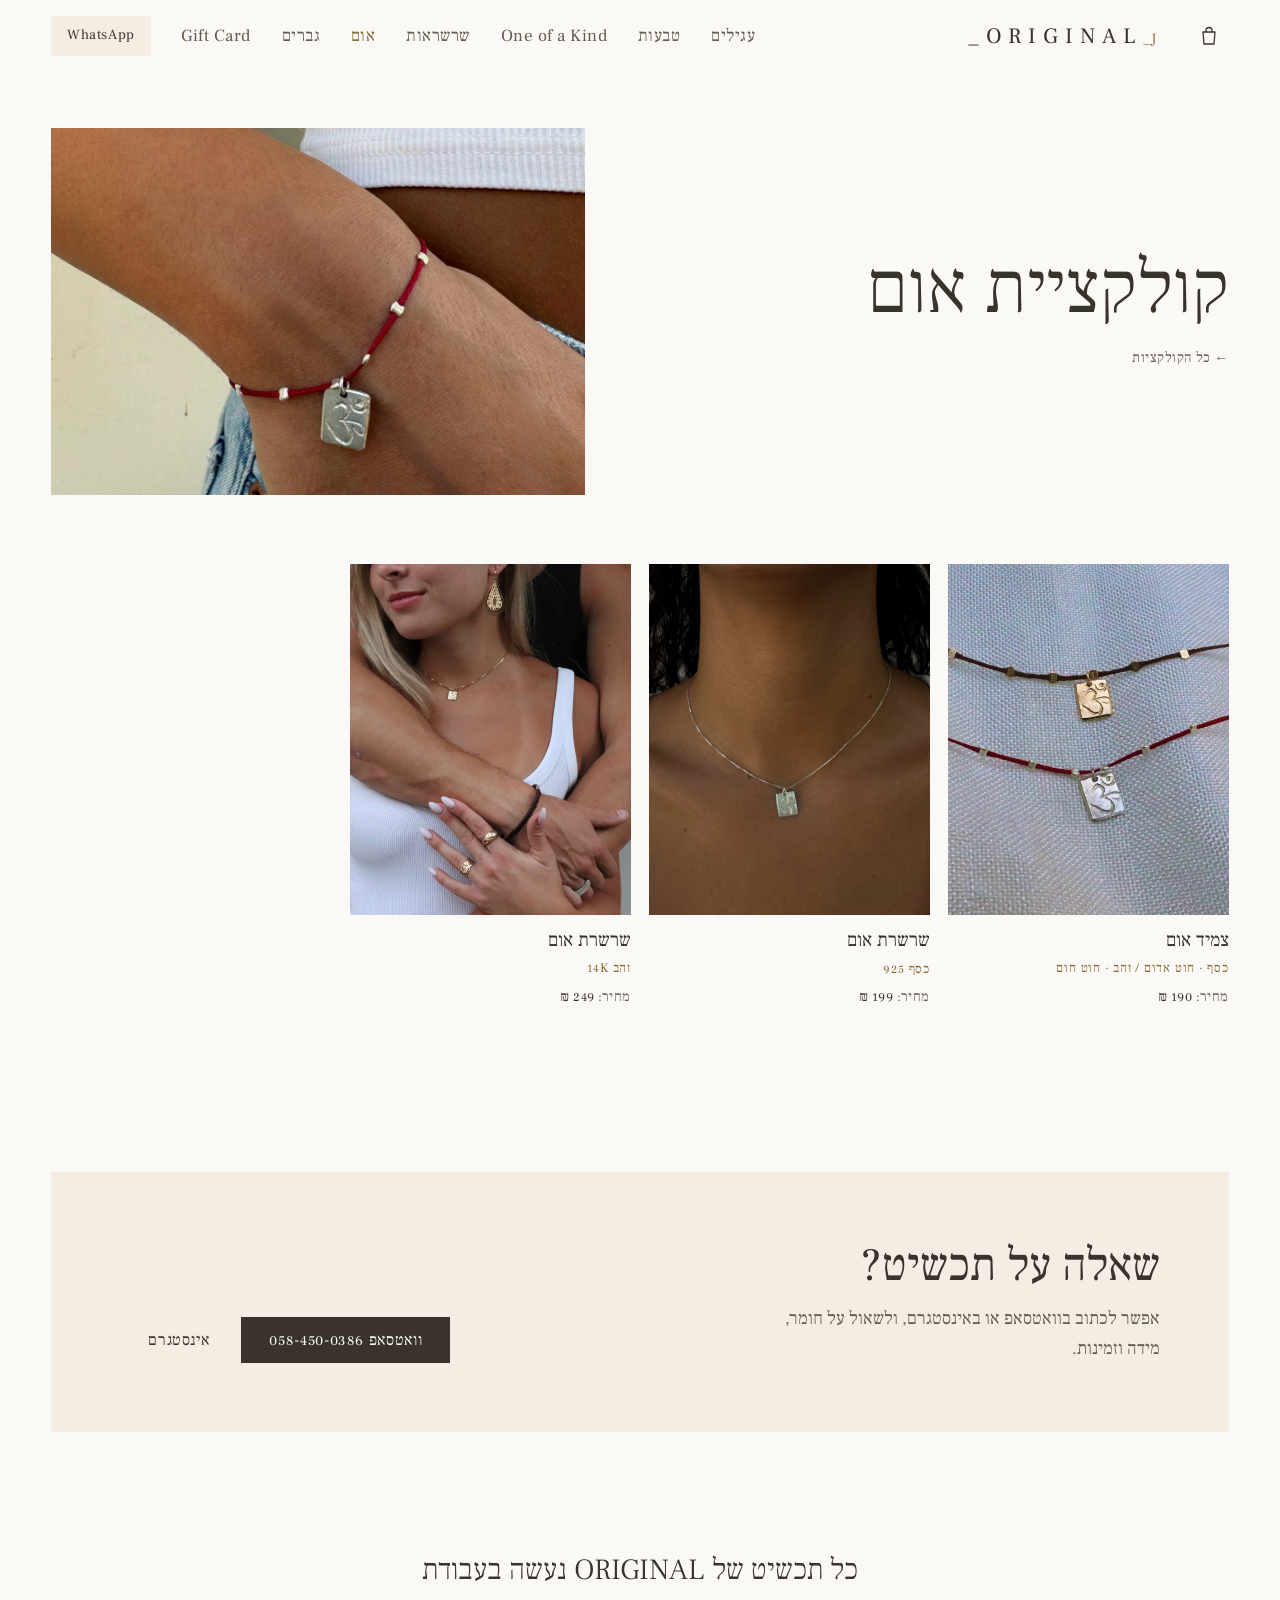
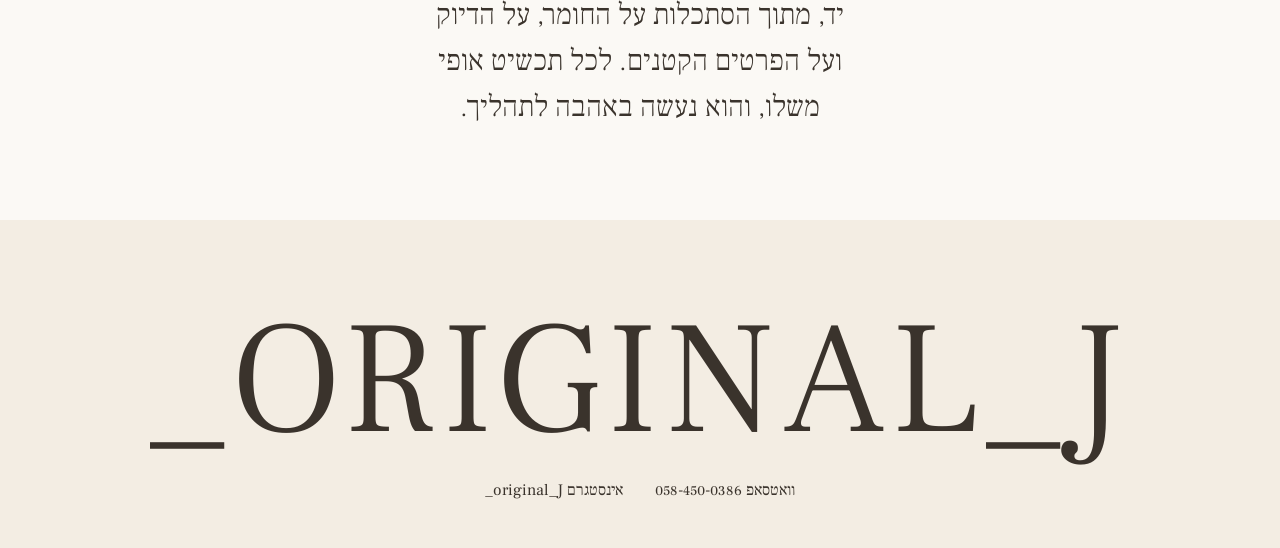
<file: om.html>
<!doctype html>
<html lang="he" dir="rtl">
<head>
  <meta charset="utf-8">
  <meta name="viewport" content="width=device-width, initial-scale=1">
  <title>קולקציית אום · original_j_</title>
  <meta name="description" content="קולקציית אום בעבודת יד ובעיצוב אישי.">
  <link rel="preconnect" href="https://fonts.googleapis.com">
  <link rel="preconnect" href="https://fonts.gstatic.com" crossorigin>
  <link rel="stylesheet" href="https://fonts.googleapis.com/css2?family=Frank+Ruhl+Libre:wght@300;400;500&family=Cormorant+Garamond:ital,wght@0,300;0,400;1,300&display=swap">
  <link rel="stylesheet" href="css/site.css?v=202610181146">
</head>
<body data-page="om">
  <a class="skip" href="#main">דילוג לתוכן</a>

  <header class="bar">
    <div class="bar-inner">
      <button class="cart-btn" type="button" aria-label="סל הקניות" data-cart-open>
        <svg viewBox="0 0 24 24" aria-hidden="true"><path d="M6 8h12l-1 12H7L6 8z"/><path d="M9 8V6.5a3 3 0 0 1 6 0V8"/></svg>
        <span class="cart-count" data-cart-count hidden>0</span>
      </button>
      <a class="logo brand" href="index.html" aria-label="_original_J, דף הבית"><span class="brand-word">_ORIGINAL</span><span class="brand-tag">_J</span></a>
      <nav class="nav" aria-label="קטגוריות">
        <a href="earrings.html">עגילים</a>
        <a href="rings.html">טבעות</a>
        <a href="one-of-a-kind.html" dir="ltr">One of a Kind</a>
        <a href="necklaces.html">שרשראות</a>
        <a href="om.html" aria-current="page">אום</a>
        <a href="men.html">גברים</a>
        <a href="gift-card.html" dir="ltr">Gift Card</a>
      </nav>
      <a class="wa-mini" data-wa target="_blank" rel="noopener">WhatsApp</a>
    </div>
  </header>

  <main id="main">
    <section class="cat-hero">
      <div>
        <h1>קולקציית אום</h1>
        <a class="back" href="index.html">← כל הקולקציות</a>
      </div>
      <div class="cat-cover">
        <div class="edge edge-top"><span>ORIGINAL</span><span>OM</span></div>
        <div class="frame-img" style="view-transition-name: cover-om"><img src="images/om/cover.jpg" alt="קולקציית אום" data-fallback="תמונה ראשית" fetchpriority="high"></div>
        <div class="edge edge-bottom"><span>925 · 14K</span><span>00A</span></div>
      </div>
    </section>

    <div class="pieces" id="pieces"></div>

    <section class="contact" aria-labelledby="contact-title">
      <div>
        <h2 id="contact-title">שאלה על תכשיט?</h2>
        <p>אפשר לכתוב בוואטסאפ או באינסטגרם, ולשאול על חומר, מידה וזמינות.</p>
      </div>
      <div class="cta-row">
        <a class="btn" data-wa target="_blank" rel="noopener"><span class="dot"></span>וואטסאפ 058-450-0386</a>
        <a class="btn btn-ghost" data-ig href="https://www.instagram.com/_original_j/" target="_blank" rel="noopener">אינסטגרם</a>
      </div>
    </section>
  </main>

  <section class="statement" aria-label="על ORIGINAL">
    <p>כל תכשיט של <span class="statement-brand">ORIGINAL</span> נעשה בעבודת יד, מתוך הסתכלות על החומר, על הדיוק ועל הפרטים הקטנים. לכל תכשיט אופי משלו, והוא נעשה באהבה לתהליך.</p>
  </section>

  <footer class="foot">
    <p class="foot-mark" aria-label="_ORIGINAL_J">_ORIGINAL_J</p>
    <div class="foot-links">
      <a data-wa target="_blank" rel="noopener">וואטסאפ 058-450-0386</a>
      <a data-ig href="https://www.instagram.com/_original_j/" target="_blank" rel="noopener">אינסטגרם <bdi dir="ltr" class="handle">_original_J</bdi></a>
    </div>
  </footer>

  <script src="js/catalog.js?v=202610181146"></script>
  <script src="js/prices.js?v=202610181146"></script>
  <script src="js/names.js?v=202610181146"></script>
  <script src="js/stock.js?v=202610181146"></script>
  <script src="js/shop.js?v=202610181146"></script>
  <script src="js/site.js?v=202610181146"></script>
</body>
</html>
</file>
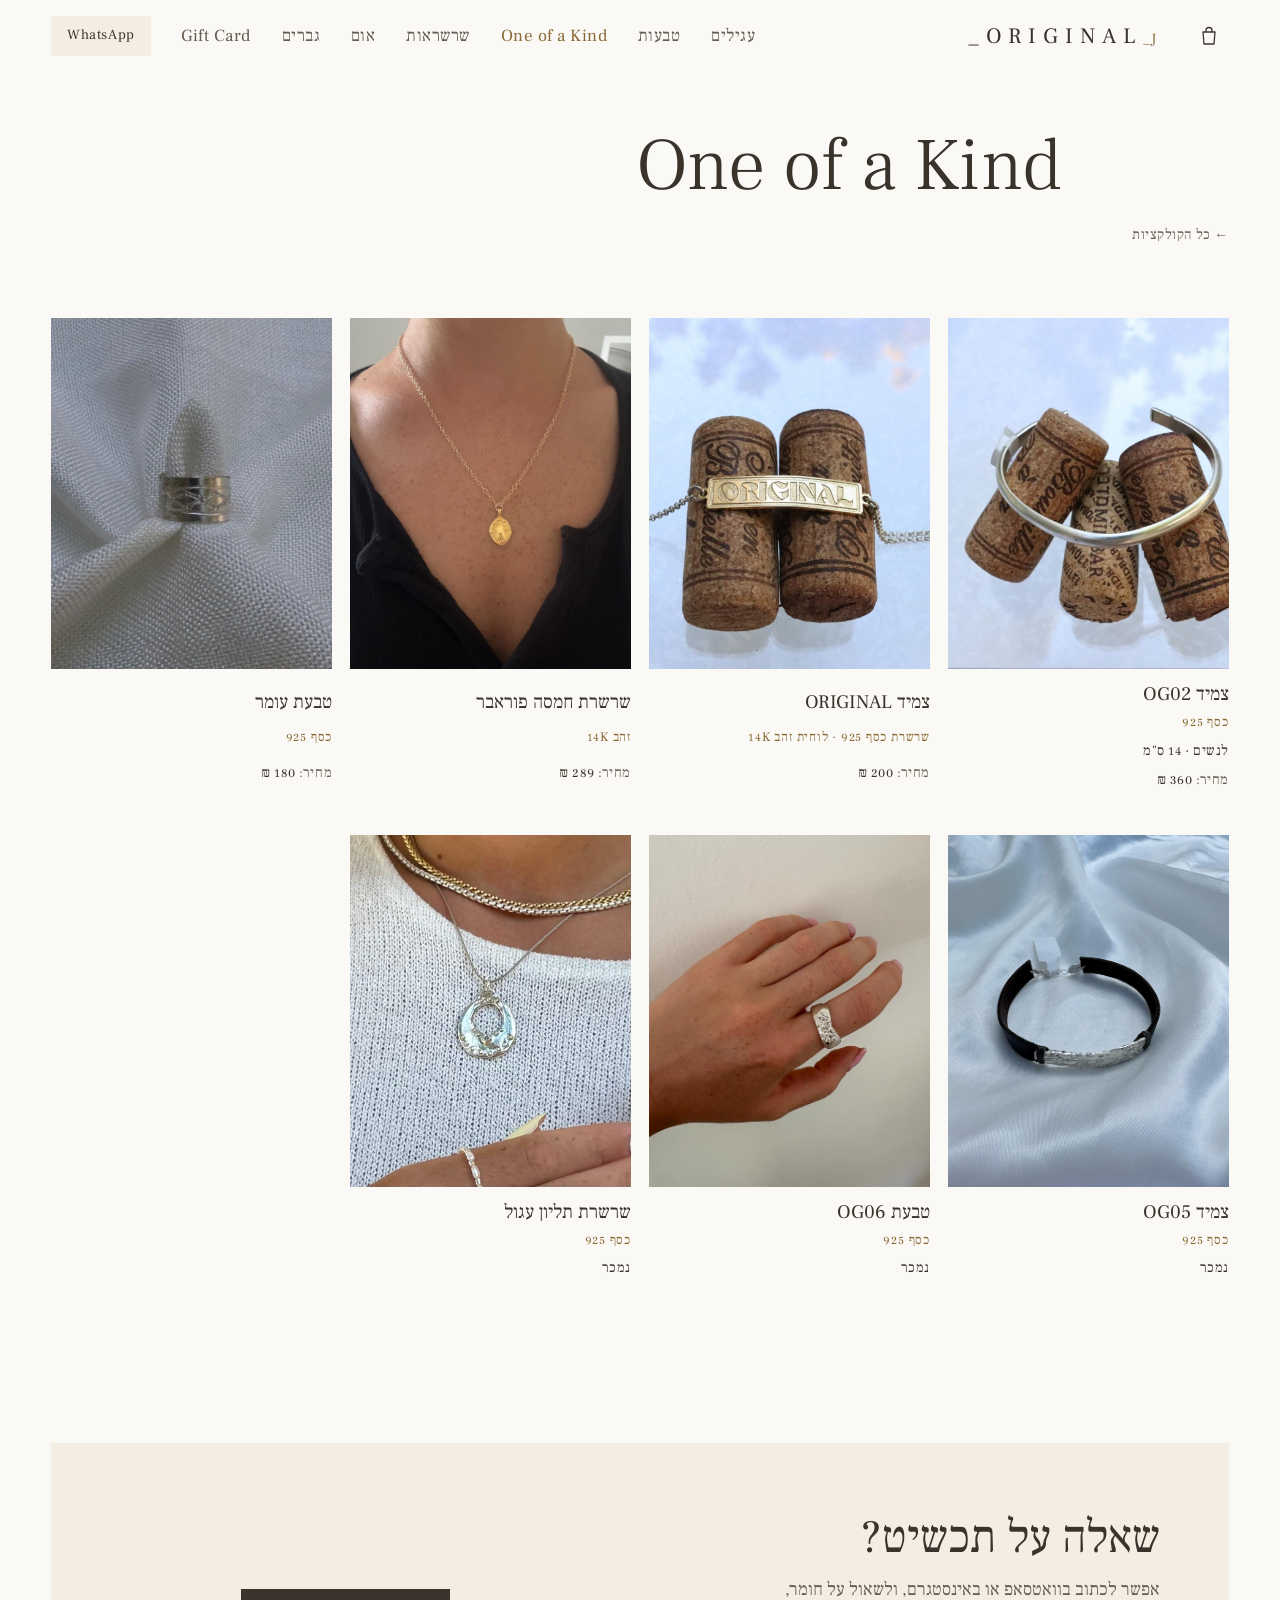
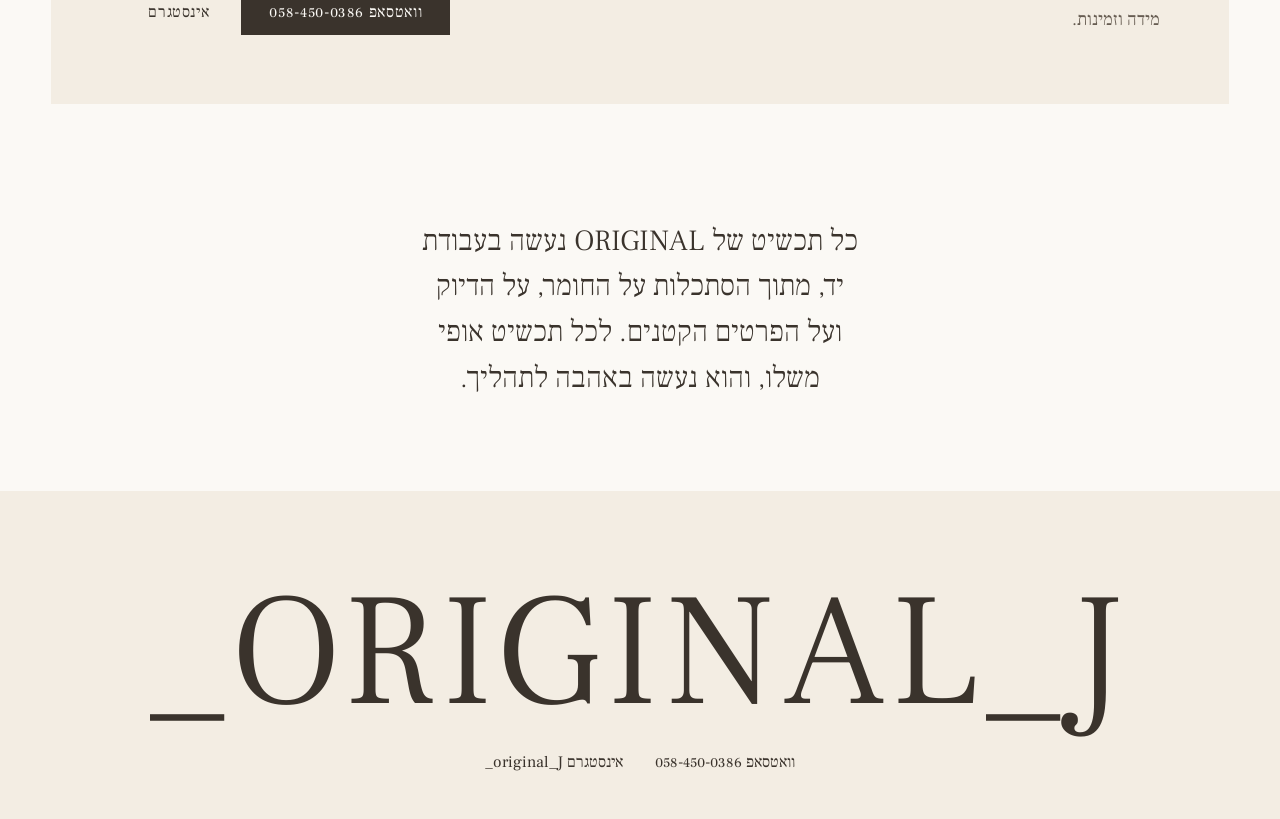
<file: one-of-a-kind.html>
<!doctype html>
<html lang="he" dir="rtl">
<head>
  <meta charset="utf-8">
  <meta name="viewport" content="width=device-width, initial-scale=1">
  <title>One of a Kind · original_j_</title>
  <meta name="description" content="One of a Kind בעבודת יד ובעיצוב אישי.">
  <link rel="preconnect" href="https://fonts.googleapis.com">
  <link rel="preconnect" href="https://fonts.gstatic.com" crossorigin>
  <link rel="stylesheet" href="https://fonts.googleapis.com/css2?family=Frank+Ruhl+Libre:wght@300;400;500&family=Cormorant+Garamond:ital,wght@0,300;0,400;1,300&display=swap">
  <link rel="stylesheet" href="css/site.css?v=202610181146">
</head>
<body data-page="unique">
  <a class="skip" href="#main">דילוג לתוכן</a>

  <header class="bar">
    <div class="bar-inner">
      <button class="cart-btn" type="button" aria-label="סל הקניות" data-cart-open>
        <svg viewBox="0 0 24 24" aria-hidden="true"><path d="M6 8h12l-1 12H7L6 8z"/><path d="M9 8V6.5a3 3 0 0 1 6 0V8"/></svg>
        <span class="cart-count" data-cart-count hidden>0</span>
      </button>
      <a class="logo brand" href="index.html" aria-label="_original_J, דף הבית"><span class="brand-word">_ORIGINAL</span><span class="brand-tag">_J</span></a>
      <nav class="nav" aria-label="קטגוריות">
        <a href="earrings.html">עגילים</a>
        <a href="rings.html">טבעות</a>
        <a href="one-of-a-kind.html" aria-current="page" dir="ltr">One of a Kind</a>
        <a href="necklaces.html">שרשראות</a>
        <a href="om.html">אום</a>
        <a href="men.html">גברים</a>
        <a href="gift-card.html" dir="ltr">Gift Card</a>
      </nav>
      <a class="wa-mini" data-wa target="_blank" rel="noopener">WhatsApp</a>
    </div>
  </header>

  <main id="main">
    <section class="cat-hero">
      <div>
        <h1 dir="ltr">One of a Kind</h1>
        <a class="back" href="index.html">← כל הקולקציות</a>
      </div>
    </section>

    <div class="pieces" id="pieces"></div>

    <section class="contact" aria-labelledby="contact-title">
      <div>
        <h2 id="contact-title">שאלה על תכשיט?</h2>
        <p>אפשר לכתוב בוואטסאפ או באינסטגרם, ולשאול על חומר, מידה וזמינות.</p>
      </div>
      <div class="cta-row">
        <a class="btn" data-wa target="_blank" rel="noopener"><span class="dot"></span>וואטסאפ 058-450-0386</a>
        <a class="btn btn-ghost" data-ig href="https://www.instagram.com/_original_j/" target="_blank" rel="noopener">אינסטגרם</a>
      </div>
    </section>
  </main>

  <section class="statement" aria-label="על ORIGINAL">
    <p>כל תכשיט של <span class="statement-brand">ORIGINAL</span> נעשה בעבודת יד, מתוך הסתכלות על החומר, על הדיוק ועל הפרטים הקטנים. לכל תכשיט אופי משלו, והוא נעשה באהבה לתהליך.</p>
  </section>

  <footer class="foot">
    <p class="foot-mark" aria-label="_ORIGINAL_J">_ORIGINAL_J</p>
    <div class="foot-links">
      <a data-wa target="_blank" rel="noopener">וואטסאפ 058-450-0386</a>
      <a data-ig href="https://www.instagram.com/_original_j/" target="_blank" rel="noopener">אינסטגרם <bdi dir="ltr" class="handle">_original_J</bdi></a>
    </div>
  </footer>

  <script src="js/catalog.js?v=202610181146"></script>
  <script src="js/prices.js?v=202610181146"></script>
  <script src="js/names.js?v=202610181146"></script>
  <script src="js/stock.js?v=202610181146"></script>
  <script src="js/shop.js?v=202610181146"></script>
  <script src="js/site.js?v=202610181146"></script>
</body>
</html>
</file>
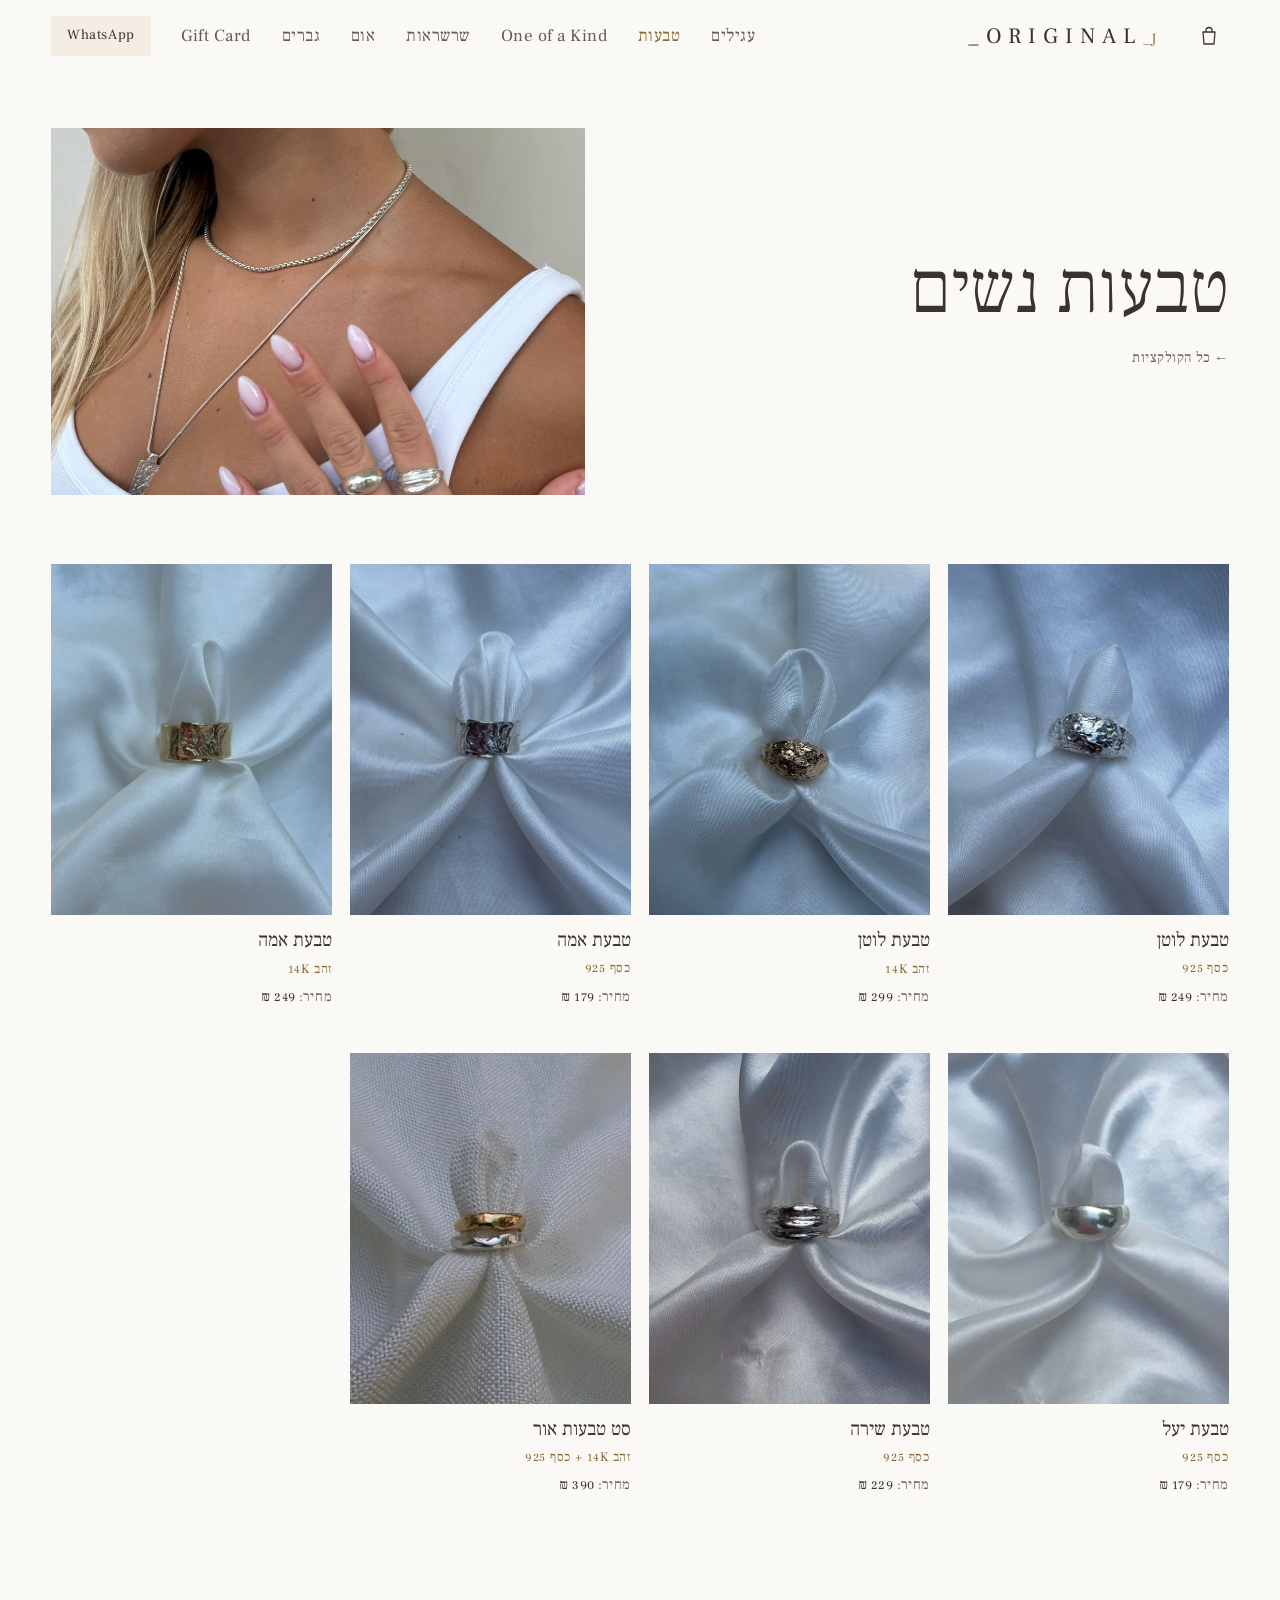
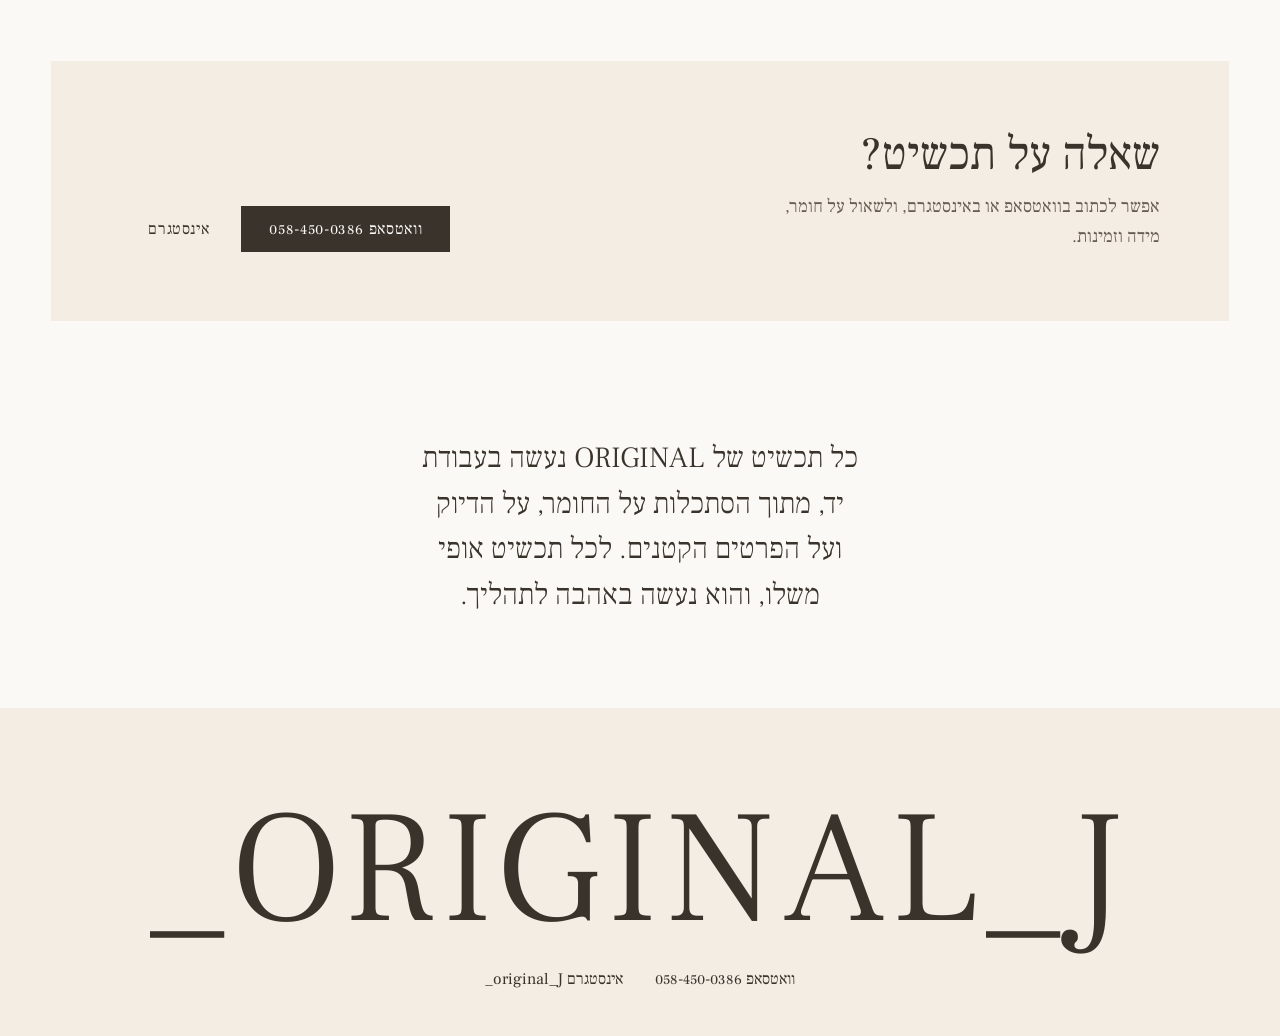
<file: rings.html>
<!doctype html>
<html lang="he" dir="rtl">
<head>
  <meta charset="utf-8">
  <meta name="viewport" content="width=device-width, initial-scale=1">
  <title>טבעות נשים · original_j_</title>
  <meta name="description" content="טבעות נשים בעבודת יד ובעיצוב אישי.">
  <link rel="preconnect" href="https://fonts.googleapis.com">
  <link rel="preconnect" href="https://fonts.gstatic.com" crossorigin>
  <link rel="stylesheet" href="https://fonts.googleapis.com/css2?family=Frank+Ruhl+Libre:wght@300;400;500&family=Cormorant+Garamond:ital,wght@0,300;0,400;1,300&display=swap">
  <link rel="stylesheet" href="css/site.css?v=202610181146">
</head>
<body data-page="rings">
  <a class="skip" href="#main">דילוג לתוכן</a>

  <header class="bar">
    <div class="bar-inner">
      <button class="cart-btn" type="button" aria-label="סל הקניות" data-cart-open>
        <svg viewBox="0 0 24 24" aria-hidden="true"><path d="M6 8h12l-1 12H7L6 8z"/><path d="M9 8V6.5a3 3 0 0 1 6 0V8"/></svg>
        <span class="cart-count" data-cart-count hidden>0</span>
      </button>
      <a class="logo brand" href="index.html" aria-label="_original_J, דף הבית"><span class="brand-word">_ORIGINAL</span><span class="brand-tag">_J</span></a>
      <nav class="nav" aria-label="קטגוריות">
        <a href="earrings.html">עגילים</a>
        <a href="rings.html" aria-current="page">טבעות</a>
        <a href="one-of-a-kind.html" dir="ltr">One of a Kind</a>
        <a href="necklaces.html">שרשראות</a>
        <a href="om.html">אום</a>
        <a href="men.html">גברים</a>
        <a href="gift-card.html" dir="ltr">Gift Card</a>
      </nav>
      <a class="wa-mini" data-wa target="_blank" rel="noopener">WhatsApp</a>
    </div>
  </header>

  <main id="main">
    <section class="cat-hero">
      <div>
        <h1>טבעות נשים</h1>
        <a class="back" href="index.html">← כל הקולקציות</a>
      </div>
      <div class="cat-cover">
        <div class="edge edge-top"><span>ORIGINAL</span><span>RINGS</span></div>
        <div class="frame-img" style="view-transition-name: cover-rings"><img src="images/rings/cover.jpg" alt="טבעות נשים" data-fallback="תמונה ראשית" fetchpriority="high"></div>
        <div class="edge edge-bottom"><span>925 · 14K</span><span>00A</span></div>
      </div>
    </section>

    <div class="pieces" id="pieces"></div>

    <section class="contact" aria-labelledby="contact-title">
      <div>
        <h2 id="contact-title">שאלה על תכשיט?</h2>
        <p>אפשר לכתוב בוואטסאפ או באינסטגרם, ולשאול על חומר, מידה וזמינות.</p>
      </div>
      <div class="cta-row">
        <a class="btn" data-wa target="_blank" rel="noopener"><span class="dot"></span>וואטסאפ 058-450-0386</a>
        <a class="btn btn-ghost" data-ig href="https://www.instagram.com/_original_j/" target="_blank" rel="noopener">אינסטגרם</a>
      </div>
    </section>
  </main>

  <section class="statement" aria-label="על ORIGINAL">
    <p>כל תכשיט של <span class="statement-brand">ORIGINAL</span> נעשה בעבודת יד, מתוך הסתכלות על החומר, על הדיוק ועל הפרטים הקטנים. לכל תכשיט אופי משלו, והוא נעשה באהבה לתהליך.</p>
  </section>

  <footer class="foot">
    <p class="foot-mark" aria-label="_ORIGINAL_J">_ORIGINAL_J</p>
    <div class="foot-links">
      <a data-wa target="_blank" rel="noopener">וואטסאפ 058-450-0386</a>
      <a data-ig href="https://www.instagram.com/_original_j/" target="_blank" rel="noopener">אינסטגרם <bdi dir="ltr" class="handle">_original_J</bdi></a>
    </div>
  </footer>

  <script src="js/catalog.js?v=202610181146"></script>
  <script src="js/prices.js?v=202610181146"></script>
  <script src="js/names.js?v=202610181146"></script>
  <script src="js/stock.js?v=202610181146"></script>
  <script src="js/shop.js?v=202610181146"></script>
  <script src="js/site.js?v=202610181146"></script>
</body>
</html>
</file>
<file: css/site.css>
@view-transition { navigation: auto; }

/* Layout: white and cream, photos lead, quiet serif type over them. */
:root {
  --ground: #fbf9f5;        /* page white, warmed */
  --cream: #f3ede3;         /* cream panels */
  --cream-2: #e6dccc;       /* fine lines, photo wells */
  --ink: #3a332c;           /* warm dark taupe text */
  --ink-soft: #665c51;
  --gold: #8a6a36;          /* muted gold accent */
  --on-photo: #ffffff;

  --f-display: "Frank Ruhl Libre", "Times New Roman", serif;
  --f-body: "Frank Ruhl Libre", "Times New Roman", serif;
  --f-lux: "Cormorant Garamond", "Frank Ruhl Libre", Georgia, serif;

  --gutter: clamp(16px, 4vw, 64px);
  --ease: cubic-bezier(.22, .61, .36, 1);
  color-scheme: light;
}

*, *::before, *::after { box-sizing: border-box; }
html { -webkit-text-size-adjust: 100%; overflow-x: clip; }

body {
  margin: 0;
  font-family: var(--f-body);
  font-size: clamp(16px, 1vw + 10px, 18px);
  line-height: 1.65;
  color: var(--ink);
  background: var(--ground);
  overflow-x: hidden;
}

img { display: block; max-width: 100%; }
a { color: inherit; }
:focus-visible { outline: 1px solid var(--gold); outline-offset: 4px; }

.skip {
  position: absolute; inset-inline-start: 8px; top: -60px;
  background: var(--ink); color: var(--ground); padding: 8px 14px; z-index: 10;
}
.skip:focus { top: 8px; }

/* ---------- Top bar ---------- */

.bar {
  position: sticky; top: env(safe-area-inset-top, 0px); z-index: 5;
  background: var(--ground);
  view-transition-name: bar;
}
.bar-inner { display: flex; align-items: center; gap: clamp(14px, 2.4vw, 36px); padding: 16px var(--gutter); }

.brand {
  display: inline-flex; align-items: baseline; gap: 0; margin: 0;
  text-decoration: none; direction: ltr; unicode-bidi: isolate; line-height: 1; color: var(--ink);
}
.brand-word { font-family: var(--f-display); font-weight: 400; font-size: 22px; letter-spacing: .32em; }
.brand-tag { font-family: var(--f-display); font-size: 14px; letter-spacing: .12em; color: var(--gold); }

.nav { display: flex; gap: clamp(16px, 2.4vw, 36px); margin-inline-start: auto; overflow-x: auto; scrollbar-width: none; }
.nav::-webkit-scrollbar { display: none; }
.nav a {
  position: relative; font-family: var(--f-display); font-weight: 400; font-size: 17px; letter-spacing: .03em; white-space: nowrap;
  text-decoration: none; color: var(--ink-soft); padding: 4px 0;
  transition: color .4s var(--ease);
}
.nav a:hover { color: var(--ink); }
.nav a[aria-current="page"] { color: var(--gold); }
.bar .wa-mini {
  font-size: 14px; letter-spacing: .04em; text-decoration: none; white-space: nowrap;
  background: var(--cream); color: var(--ink); padding: 8px 16px;
  transition: background .4s var(--ease);
}
.bar .wa-mini:hover { background: var(--cream-2); }

/* ---------- Cart ---------- */

.cart-btn {
  position: relative; display: inline-grid; place-items: center; flex: none;
  width: 40px; height: 40px; padding: 0; border: 0; background: none; color: var(--ink); cursor: pointer;
  transition: color .4s var(--ease);
}
.cart-btn svg { width: 24px; height: 24px; fill: none; stroke: currentColor; stroke-width: 1.3; stroke-linejoin: round; }
.cart-btn:hover { color: var(--gold); }
.cart-count {
  position: absolute; top: 2px; inset-inline-end: 0;
  min-width: 18px; height: 18px; padding: 0 5px; border-radius: 9px;
  background: var(--gold); color: var(--ground); font-size: 11px; line-height: 18px; text-align: center;
}

.cart {
  margin: 0 0 0 auto; height: 100svh; max-height: 100svh;
  width: min(440px, 100vw); max-width: 100vw;
  padding: clamp(20px, 3vw, 32px); border: 0; background: var(--ground); color: var(--ink);
  box-shadow: 0 0 60px -20px rgba(43, 38, 32, .45);
}
.cart[open] { display: flex; flex-direction: column; gap: 18px; animation: fade-in .45s ease both; }
.cart::backdrop { background: rgba(58, 51, 44, .3); }
.cart-head { display: flex; align-items: center; justify-content: space-between; gap: 12px; }
.cart-head h2 { font-family: var(--f-display); font-weight: 400; font-size: 30px; margin: 0; }
.cart-head .dialog-close { position: static; }
.cart-list { list-style: none; margin: 0; padding: 0; display: grid; gap: 14px; overflow-y: auto; flex: 1; align-content: start; }
.cart-item { display: grid; grid-template-columns: 72px minmax(0, 1fr) auto; gap: 14px; align-items: center; padding-bottom: 14px; border-bottom: 1px solid var(--cream-2); }
.cart-item img { width: 72px; height: 90px; object-fit: cover; background: var(--cream); }
.cart-info { display: grid; gap: 2px; min-width: 0; }
.cart-name { font-family: var(--f-display); font-size: 19px; }
.cart-picks, .cart-price { font-size: 14px; color: var(--ink-soft); }
.cart-remove { border: 0; background: none; color: var(--ink-soft); font: inherit; font-size: 13px; text-decoration: underline; cursor: pointer; }
.cart-remove:hover { color: var(--ink); }
.cart-empty { color: var(--ink-soft); margin: 0; }
.cart-foot { display: grid; gap: 10px; }
.cart-foot .ask { margin: 0; justify-content: center; }
.cart-discount { margin: 0; font-size: 14px; letter-spacing: .04em; color: var(--gold); }
.cart-total { margin: 0; font-family: var(--f-display); font-size: 22px; }
.cart-note { margin: 0; font-size: 13px; color: var(--ink-soft); }

.piece-actions { display: flex; flex-wrap: wrap; gap: 10px; margin: 18px var(--gutter) 0; }
.piece-actions .ask { margin: 0; }
.add-cart {
  font: inherit; font-size: 15px; letter-spacing: .04em; line-height: 1; cursor: pointer;
  padding: 14px 30px; border: 0; background: var(--ink); color: var(--ground);
  transition: background .5s var(--ease);
}
.add-cart:hover { background: #2a241f; }
.ask.ask-ghost { background: var(--cream); color: var(--ink); }
.ask.ask-ghost:hover { background: var(--cream-2); }

/* ---------- Photo frames ---------- */

.frame-img { position: relative; aspect-ratio: 4 / 5; background: var(--cream); overflow: hidden; }
.frame-img img { width: 100%; height: 100%; object-fit: cover; }
.frame-img.is-missing { display: grid; place-items: center; }
.missing-note { display: grid; gap: 6px; text-align: center; padding: 12px; color: var(--ink-soft); }
.missing-note code { font-size: 12px; direction: ltr; word-break: break-all; }

/* Small caption under each gallery photo. */
.edge {
  display: flex; justify-content: space-between; gap: 12px;
  font-size: 13px; letter-spacing: .05em; color: var(--ink-soft);
  padding: 0 2px; line-height: 34px; height: 34px; white-space: nowrap; overflow: hidden;
}
.edge > span { unicode-bidi: plaintext; }
.edge-top { display: none; }
.piece-count { unicode-bidi: isolate; direction: ltr; }

/* The grease-pencil marks from the earlier design are not used. */
.pencil { display: none; }

/* ---------- Home: the logo photo ---------- */

.opening {
  display: grid; justify-items: center; gap: clamp(14px, 1.6vw, 22px);
  background: var(--cream);
  padding: clamp(16px, 2.4vw, 36px) var(--gutter) clamp(20px, 2.4vw, 32px);
}
.opening-frame {
  width: min(100%, 1240px);
  aspect-ratio: 1402 / 1256;
  view-transition-name: opening;
  animation: develop 1.6s var(--ease) both;
}
.opening-frame .frame-img { height: 100%; aspect-ratio: auto; background: transparent; }
.opening-frame img { object-fit: contain; }
.opening-frame img { object-position: 50% 50%; }
.scroll-cue {
  display: inline-flex; flex-direction: column; align-items: center; gap: 4px;
  font-size: 14px; letter-spacing: .08em; color: var(--ink-soft); text-decoration: none;
}
.scroll-cue .arrow { color: var(--gold); animation: nudge 2.4s var(--ease) infinite; }
@keyframes develop { from { opacity: 0; transform: scale(1.015); } }
@keyframes nudge { 50% { transform: translateY(5px); } }

/* ---------- Home: five photos, rows of two, two and one ---------- */

.collections { padding: clamp(36px, 5vw, 72px) var(--gutter) 0; }
.tiles { display: grid; grid-template-columns: repeat(2, minmax(0, 1fr)); gap: clamp(10px, 1.4vw, 20px); }
.tile {
  position: relative; display: block; overflow: hidden;
  text-decoration: none; color: var(--on-photo);
  animation: frame-in 1s var(--ease) both; animation-delay: calc(var(--i) * 90ms);
}
.tile .frame-img { aspect-ratio: 4 / 5; }
.tile .frame-img img { transition: transform 1.6s var(--ease); }
.tile:hover .frame-img img, .tile:focus-visible .frame-img img { transform: scale(1.04); }
.tile::after {
  content: ""; position: absolute; inset: 0; pointer-events: none;
  background: radial-gradient(70% 55% at 50% 50%, rgba(28, 22, 16, .34), rgba(28, 22, 16, .12));
  transition: opacity .8s var(--ease);
}
.tile-num { display: none; }
.tile-empty { color: var(--ink); }
.tile-empty .frame-img { background: var(--cream); }
.tile-empty::after { display: none; }
.tile-empty .tile-title { text-shadow: none; direction: ltr; font-style: italic; }
.tile-title {
  position: absolute; inset: 0; z-index: 1;
  display: grid; place-items: center; align-content: center; gap: 14px; text-align: center; padding: 16px;
  font-family: var(--f-lux); font-weight: 400; line-height: 1;
  font-size: clamp(34px, 4.2vw, 68px); letter-spacing: -.01em;
  text-shadow: 0 1px 30px rgba(0, 0, 0, .28);
}
.tile:hover .tile-title::after, .tile:focus-visible 
/* ---------- Buttons ---------- */

.cta-row { display: flex; flex-wrap: wrap; gap: 12px; }
.btn {
  display: inline-flex; align-items: center; gap: 10px;
  font-size: 16px; letter-spacing: .04em; line-height: 1; padding: 15px 28px; text-decoration: none;
  background: var(--ink); color: var(--ground);
  transition: background .5s var(--ease), color .5s var(--ease);
}
.btn:hover { background: #2a241f; }
.btn-ghost { background: var(--cream); color: var(--ink); }
.btn-ghost:hover { background: var(--cream-2); }
.btn .dot { display: none; }

/* ---------- Contact ---------- */

.contact {
  margin: clamp(64px, 9vw, 128px) var(--gutter) 0;
  padding: clamp(36px, 5.4vw, 72px);
  background: var(--cream);
  display: grid; grid-template-columns: minmax(0, 1fr) auto; gap: 28px; align-items: end;
}
.contact h2 { font-family: var(--f-display); font-weight: 400; font-size: clamp(32px, 3.6vw, 54px); line-height: 1.1; margin: 0 0 12px; text-wrap: balance; }
.contact p { margin: 0; color: var(--ink-soft); max-width: 40ch; }

.statement {
  display: grid; justify-items: center; gap: 22px;
  padding: clamp(64px, 9vw, 128px) var(--gutter) clamp(48px, 7vw, 96px);
  text-align: center;
}
.statement p {
  margin: 0; max-width: 34ch;
  font-family: var(--f-display); font-weight: 300; font-size: clamp(22px, 2.3vw, 34px); line-height: 1.55;
  text-wrap: balance; color: var(--ink);
}
.statement.brand { gap: .08em; letter-spacing: .2em; font-weight: 400; direction: ltr; unicode-bidi: isolate; }

.contact-plain { grid-template-columns: 1fr; justify-items: center; background: transparent; padding-block: 0; margin-top: clamp(56px, 8vw, 120px); }
.contact-plain .cta-row { justify-content: center; }

.foot {
  display: grid; gap: clamp(14px, 2vw, 24px);
  padding: clamp(48px, 7vw, 96px) var(--gutter) clamp(28px, 4vw, 44px);
  background: var(--cream); color: var(--ink);
}
.foot-mark {
  margin: 0; direction: ltr; text-align: center; white-space: nowrap;
  font-family: var(--f-display); font-weight: 300; line-height: .9;
  font-size: clamp(44px, 12.5vw, 200px); letter-spacing: .04em;
}
.foot-links { display: flex; flex-wrap: wrap; justify-content: center; gap: 8px 32px; font-size: 16px; }
.foot a { text-decoration: none; transition: color .4s var(--ease); }
.foot a:hover { color: var(--gold); }

/* ---------- Category page ---------- */

.cat-hero {
  display: grid; grid-template-columns: minmax(0, 1fr) minmax(0, .9fr); gap: clamp(20px, 4vw, 72px); align-items: center;
  padding: clamp(28px, 4.4vw, 64px) var(--gutter) clamp(40px, 5.4vw, 80px);
}
.cat-cover .frame-img { aspect-ratio: 16 / 11; }
.cat-cover .edge { display: none; }
.cat-hero h1 {
  font-family: var(--f-display); font-weight: 300; font-size: clamp(44px, 5.8vw, 96px); line-height: 1.05; margin: 0;
  view-transition-name: cat-title; text-wrap: balance;
}
.cat-hero .back { display: inline-block; margin-top: 18px; font-size: 14px; letter-spacing: .04em; text-decoration: none; color: var(--ink-soft); transition: color .4s var(--ease); }
.cat-hero .back:hover { color: var(--gold); }

.thumbs {
  display: grid; grid-template-columns: repeat(4, minmax(0, 1fr));
  gap: clamp(28px, 3.4vw, 48px) clamp(10px, 1.4vw, 20px);
  padding: 0 var(--gutter) clamp(24px, 4vw, 48px);
}
.thumb { display: grid; gap: 6px; text-decoration: none; color: var(--ink); animation: frame-in 1s var(--ease) both; animation-delay: calc(min(var(--i), 6) * 70ms + 120ms); }
.thumb .frame-img { aspect-ratio: 4 / 5; margin-bottom: 8px; }
.thumb .frame-img img { transition: transform 1.6s var(--ease); }
.thumb:hover .frame-img img, .thumb:focus-visible .frame-img img { transform: scale(1.04); }
.thumb-name { font-family: var(--f-display); font-size: clamp(17px, 1.5vw, 22px); line-height: 1.2; }
.thumb-metal { font-size: 13px; letter-spacing: .06em; color: var(--gold); }
.thumb-note, .piece-note { font-size: 14px; letter-spacing: .04em; color: var(--ink); }
.piece-note { margin: 0 0 4px; }
.thumb-price { font-size: 14px; letter-spacing: .04em; color: var(--ink-soft); }
.thumb-price .price-value { color: var(--ink); }

.soon { display: grid; justify-items: center; padding: clamp(24px, 6vw, 96px) var(--gutter); text-align: center; }
.soon p {
  margin: 0; max-width: 32ch; font-family: var(--f-display); font-weight: 300;
  font-size: clamp(22px, 2.2vw, 32px); line-height: 1.5; color: var(--ink-soft);
}

.piece-dialog {
  width: min(1180px, calc(100vw - 32px)); max-height: calc(100svh - 32px);
  padding: 0; border: 0; background: var(--ground); color: var(--ink);
  box-shadow: 0 40px 80px -40px rgba(43, 38, 32, .5);
  overflow: hidden;
}
.piece-dialog[open] { display: grid; animation: dialog-in .6s var(--ease) both; }
.piece-dialog::backdrop { background: rgba(58, 51, 44, .35); backdrop-filter: blur(3px); animation: fade-in .5s ease both; }
.dialog-body { overflow-y: auto; max-height: calc(100svh - 32px); padding-block: clamp(28px, 4vw, 48px); }
.dialog-close {
  position: absolute; top: 12px; inset-inline-end: 12px; z-index: 3;
  width: 42px; height: 42px; border: 1px solid var(--cream-2); border-radius: 50%;
  background: var(--ground); color: var(--ink); font-size: 22px; line-height: 1; cursor: pointer;
  transition: border-color .4s var(--ease);
}
.dialog-close:hover { border-color: var(--gold); }
.piece-dialog .piece { animation: none; }
.piece-dialog .piece-head { padding-inline-end: calc(var(--gutter) + 64px); }
@keyframes dialog-in { from { opacity: 0; transform: translateY(16px); } }
@keyframes fade-in { from { opacity: 0; } }

.piece { animation: frame-in 1s var(--ease) both; animation-delay: calc(min(var(--i), 3) * 90ms + 150ms); }
.piece-head { display: flex; align-items: baseline; justify-content: space-between; gap: 16px; padding: 0 var(--gutter); margin-bottom: 16px; }
.piece-head h2 { font-family: var(--f-display); font-weight: 400; font-size: clamp(26px, 2.4vw, 38px); line-height: 1.15; margin: 0; }
.piece-noun { color: var(--ink-soft); }
.piece-metal { display: inline-block; margin-inline-start: 16px; font-family: var(--f-body); font-size: 15px; letter-spacing: .06em; color: var(--gold); vertical-align: middle; }
.name-empty { display: inline-block; margin-inline-start: 16px; font-family: var(--f-body); font-size: 15px; color: var(--ink-soft); vertical-align: middle; }
.piece-count { font-size: 13px; letter-spacing: .08em; color: var(--ink-soft); }

.strip-wrap { position: relative; }
.strip-wrap.fits .strip-btn { display: none; }
.strip {
  display: flex; gap: clamp(10px, 1.2vw, 18px);
  overflow-x: auto; overscroll-behavior-x: contain;
  scroll-snap-type: x mandatory; scroll-padding-inline: var(--gutter);
  scrollbar-width: none;
  padding: 0 var(--gutter);
  width: fit-content; max-width: 100%;
}
.strip::-webkit-scrollbar { display: none; }
.frame { flex: 0 0 auto; width: min(420px, 78vw); margin: 0; scroll-snap-align: start; transition: opacity .6s var(--ease); opacity: .8; }
.frame.is-active { opacity: 1; }

.strip-btn {
  position: absolute; top: calc(50% - 17px); z-index: 2; translate: 0 -50%;
  width: 46px; height: 46px; border: 1px solid var(--cream-2); border-radius: 50%;
  background: rgba(251, 249, 245, .92); color: var(--ink); font-size: 18px; cursor: pointer;
  transition: border-color .4s var(--ease);
}
.strip-btn:hover { border-color: var(--gold); }
.strip-btn.prev { inset-inline-start: calc(var(--gutter) / 2); }
.strip-btn.next { inset-inline-end: calc(var(--gutter) / 2); }

.choices { display: flex; flex-wrap: wrap; gap: 10px 56px; padding: 0 var(--gutter); margin-top: 20px; }
.choice { border: 0; margin: 0; padding: 0; min-width: 0; }
.choice legend { font-size: 13px; letter-spacing: .08em; color: var(--ink-soft); padding: 0; margin-bottom: 10px; }
.choice-row { display: flex; flex-wrap: wrap; gap: 8px; }
.stamp {
  position: relative; display: inline-flex; align-items: center; gap: 9px; cursor: pointer;
  padding: 9px 18px; border: 1px solid var(--cream-2); background: var(--ground);
  transition: border-color .4s var(--ease), background .4s var(--ease);
}
.stamp:hover { border-color: var(--ink-soft); }
.stamp:has(input:checked) { border-color: var(--gold); background: var(--cream); }
.stamp input { position: absolute; opacity: 0; inset: 0; margin: 0; cursor: pointer; }
.stamp-text { font-size: 15px; letter-spacing: .02em; line-height: 1.2; }
.swatch { width: 14px; height: 14px; border-radius: 50%; background: var(--sw); box-shadow: inset 0 0 0 1px rgba(0,0,0,.16); }
.stamp:has(input:focus-visible) { outline: 1px solid var(--gold); outline-offset: 3px; }

.price { margin: 22px var(--gutter) 0; font-family: var(--f-display); font-size: 24px; line-height: 1; }
.price-value { color: var(--ink); }
.price-empty { color: var(--ink-soft); letter-spacing: .1em; }

.ask {
  display: inline-flex; align-items: center; gap: 10px; margin: 18px var(--gutter) 0;
  font-size: 15px; letter-spacing: .04em; line-height: 1; text-decoration: none;
  padding: 14px 26px; background: var(--ink); color: var(--ground);
  transition: background .5s var(--ease);
}
.ask:hover { background: #2a241f; }

/* ---------- Motion ---------- */

@keyframes frame-in { from { opacity: 0; transform: translateY(14px); } to { opacity: 1; transform: none; } }

/* Page change: a slow cross-dissolve; the chosen photo glides into place. */
@keyframes page-out { to { opacity: 0; } }
@keyframes page-in { from { opacity: 0; } }
::view-transition-old(root) { animation: page-out .45s ease both; }
::view-transition-new(root) { animation: page-in .7s var(--ease) .1s both; }
::view-transition-group(*) { animation-duration: .8s; animation-timing-function: var(--ease); }

@media (prefers-reduced-motion: reduce) {
  *, *::before, *::after { animation: none !important; transition: none !important; }
  ::view-transition-group(*), ::view-transition-old(*), ::view-transition-new(*) { animation: none !important; }
  .frame { opacity: 1; }
}

/* ---------- Narrow screens ---------- */

@media (max-width: 900px) {
  .cat-hero { grid-template-columns: 1fr; }
  .contact { grid-template-columns: 1fr; }
  .piece-dialog { width: 100vw; max-width: 100vw; height: 100svh; max-height: 100svh; margin: 0; }
  .dialog-body { max-height: 100svh; }
}
@media (max-width: 640px) {
  .bar-inner { padding-block: 12px; }
  .opening { padding: 0 0 18px; }
  .bar .wa-mini { display: none; }
  .brand-word { font-size: 18px; letter-spacing: .22em; }
  .nav a { font-size: 14px; }
  .strip-btn { display: none; }
  .frame { width: 82vw; }
  .tile-title { font-size: clamp(22px, 6.4vw, 32px); }
}
@media (max-width: 760px) {
  .thumbs { grid-template-columns: repeat(2, minmax(0, 1fr)); }
}
@media (max-width: 480px) {
  .thumbs { gap: 22px 8px; }
  .thumb-name { font-size: 15px; }
  .thumb-price { font-size: 12px; }
}
.handle { unicode-bidi: isolate; direction: ltr; }

/* The gift card image already carries its own title. */
.tile-gift::after { display: none; }
.tile-gift .tile-title { clip-path: inset(50%); width: 1px; height: 1px; overflow: hidden; white-space: nowrap; }
.tile-gift .frame-img img { object-fit: contain; background: #4a3b3b; }

/* Out of stock */
.sold-out { font-size: 14px; letter-spacing: .04em; color: var(--ink); }
.add-cart:disabled { background: var(--cream-2); color: var(--ink-soft); cursor: default; }

/* Cart quantity */
.cart-qty { display: inline-flex; align-items: center; gap: 2px; margin-top: 6px; border: 1px solid var(--cream-2); width: max-content; }
.qty-btn { width: 32px; height: 32px; border: 0; background: none; color: var(--ink); font: inherit; font-size: 16px; line-height: 1; cursor: pointer; }
.qty-btn:hover:not(:disabled) { background: rgba(0,0,0,.05); }
.qty-btn:disabled { color: var(--ink-soft); opacity: .4; cursor: default; }
.qty-num { min-width: 24px; text-align: center; font-size: 14px; }

/* Discounted price */
.price-was { color: var(--ink-soft); font-weight: 300; }
.price-off { font-size: .8em; letter-spacing: .04em; color: var(--gold); white-space: nowrap; }

/* Cart: pay with Bit */
.cart-choose { display: grid; gap: 10px; }
.cart-choose .ask, .bit-panel .ask { margin: 0; justify-content: center; }
.cart-bit { border: 1px solid var(--ink); cursor: pointer; font: inherit; font-size: 15px; letter-spacing: .04em; }
.bit-panel { display: grid; gap: 12px; }
.bit-steps { list-style: none; margin: 0; padding: 0; display: grid; gap: 10px; counter-reset: bit; }
.bit-steps li { counter-increment: bit; display: grid; grid-template-columns: 26px 1fr auto; grid-template-areas: "n t b" "n v b"; align-items: center; column-gap: 10px; padding: 10px 0; border-bottom: 1px solid var(--cream-2); font-size: 14px; color: var(--ink-soft); }
.bit-steps li::before { content: counter(bit); grid-area: n; width: 26px; height: 26px; border: 1px solid var(--gold); color: var(--gold); border-radius: 50%; display: grid; place-items: center; font-size: 13px; }
.bit-steps li > span { grid-area: t; }
.bit-steps li > b { grid-area: v; font-family: var(--f-display); font-weight: 400; font-size: 22px; color: var(--ink); justify-self: start; }
.bit-steps li:last-child > span { grid-row: 1 / span 2; }
.bit-copy { grid-area: b; border: 1px solid var(--cream-2); background: var(--ground); color: var(--ink); font: inherit; font-size: 13px; padding: 8px 12px; cursor: pointer; white-space: nowrap; }
.bit-back { justify-self: center; }
.cart-choose[hidden], .bit-panel[hidden], .cart-bit[hidden], .bit-open[hidden] { display: none; }

/* Cart: delivery or pickup */
.cart-ship { margin: 0 0 4px; }
.cart-ship .choice-row { display: grid; gap: 8px; }
.cart-ship .stamp { justify-content: center; }
.ship-need { margin: 8px 0 0; font-size: 13px; color: #9b3b2f; }
.ship-need[hidden] { display: none; }
</file>
<file: css/admin.css>
:root {
  --ground: #fbf9f5;
  --cream: #f3ede3;
  --cream-2: #e6dccc;
  --ink: #3a332c;
  --ink-soft: #665c51;
  --gold: #8a6a36;
  --alert: #9b3b2f;
  --f: "Frank Ruhl Libre", "Times New Roman", serif;
}
* { box-sizing: border-box; }
html { overflow-x: clip; }
body { margin: 0; font-family: var(--f); color: var(--ink); background: var(--ground); font-size: 16px; line-height: 1.5; }
button, input, select, textarea { font: inherit; color: inherit; }
:focus-visible { outline: 1px solid var(--gold); outline-offset: 3px; }

.adm-bar { position: sticky; top: 0; z-index: 5; display: flex; align-items: center; gap: 12px; padding: 10px 16px; background: var(--ground); border-bottom: 1px solid var(--cream-2); }
.adm-brand { letter-spacing: .18em; font-size: 15px; white-space: nowrap; }
.adm-brand small { letter-spacing: .04em; color: var(--gold); margin-inline-start: 6px; }
.adm-status { flex: 1; font-size: 13px; color: var(--ink-soft); min-width: 0; }
.adm-status.err { color: var(--alert); }
.adm-save { border: 0; background: var(--ink); color: var(--ground); padding: 10px 16px; cursor: pointer; white-space: nowrap; }
.adm-save:disabled { opacity: .5; cursor: default; }

.adm-main { max-width: 760px; margin: 0 auto; padding: 16px 16px 80px; }
.adm-card { background: var(--cream); padding: 18px 16px; margin: 0 0 16px; }
.adm-card h1, .adm-card h2 { font-weight: 400; margin: 0 0 8px; font-size: 24px; }
.adm-card label { display: grid; gap: 4px; margin: 12px 0; font-size: 14px; color: var(--ink-soft); }
.adm-card input, .adm-card textarea, .adm-card select, .adm-search { width: 100%; padding: 10px; border: 1px solid var(--cream-2); background: var(--ground); border-radius: 0; }
.adm-btn { border: 1px solid var(--ink); background: var(--ink); color: var(--ground); padding: 10px 18px; cursor: pointer; }
.adm-btn.ghost { background: transparent; color: var(--ink); }
.adm-link { border: 0; background: none; padding: 0; text-decoration: underline; color: var(--ink-soft); cursor: pointer; font-size: 14px; }
.adm-small { font-size: 13px; color: var(--ink-soft); }
.adm-hint { font-size: 14px; color: var(--gold); margin: 0 0 12px; }
.adm-search { margin: 0 0 16px; }

.adm-cat h2 { font-weight: 400; font-size: 22px; margin: 24px 0 8px; }
details.adm-item { background: var(--cream); margin: 0 0 8px; }
details.adm-item[open] { padding-bottom: 12px; }
details.adm-item > summary { list-style: none; display: flex; align-items: center; gap: 12px; padding: 10px 12px; cursor: pointer; }
details.adm-item > summary::-webkit-details-marker { display: none; }
.adm-thumb { width: 52px; height: 64px; object-fit: cover; background: var(--cream-2); flex: none; }
.adm-sum { flex: 1; min-width: 0; display: grid; }
.adm-sum b { font-weight: 400; }
.adm-sum span { font-size: 13px; color: var(--ink-soft); }
.chip { font-size: 12px; padding: 2px 8px; border: 1px solid var(--cream-2); white-space: nowrap; }
.chip.out { border-color: var(--gold); color: var(--gold); }
.chip.sold { border-color: var(--alert); color: var(--alert); }
.chip.off { background: var(--gold); color: var(--ground); border-color: var(--gold); }
.chip.dirty { background: var(--ink); color: var(--ground); border-color: var(--ink); }

.adm-fields { padding: 0 12px; }
.adm-fields label { display: grid; gap: 4px; margin: 10px 0; font-size: 14px; color: var(--ink-soft); }
.adm-fields input, .adm-fields select { padding: 9px; border: 1px solid var(--cream-2); background: var(--ground); width: 100%; }
.adm-row { display: grid; grid-template-columns: repeat(auto-fit, minmax(130px, 1fr)); gap: 0 12px; }
.adm-note { font-size: 13px; color: var(--ink-soft); margin: 4px 0; }
.adm-sub { font-size: 14px; color: var(--ink-soft); margin: 16px 0 6px; }

.adm-photos { display: grid; gap: 8px; }
.adm-photo { display: grid; grid-template-columns: 64px 1fr auto; gap: 10px; align-items: center; background: var(--ground); padding: 6px; }
.adm-photo img { width: 64px; height: 80px; object-fit: cover; background: var(--cream-2); }
.adm-photo select { padding: 6px; }
.adm-photo .new { font-size: 12px; color: var(--gold); }
.adm-tools { display: flex; gap: 4px; }
.adm-tools button { width: 36px; height: 36px; border: 1px solid var(--cream-2); background: var(--ground); color: var(--ink); cursor: pointer; }
.adm-tools button:disabled { opacity: .35; cursor: default; }
.adm-add { display: inline-block; margin-top: 8px; padding: 9px 14px; border: 1px dashed var(--gold); color: var(--gold); cursor: pointer; font-size: 14px; }
.adm-add input { display: none; }

.adm-set { display: grid; grid-template-columns: 1fr 1fr 70px 36px; gap: 6px; margin: 8px 0; align-items: center; }
.adm-set input { padding: 8px; border: 1px solid var(--cream-2); background: var(--ground); width: 100%; }
.adm-set button { height: 36px; border: 1px solid var(--cream-2); background: var(--ground); cursor: pointer; }
@media (max-width: 480px) { .adm-set { grid-template-columns: 1fr 1fr; } }
</file>
